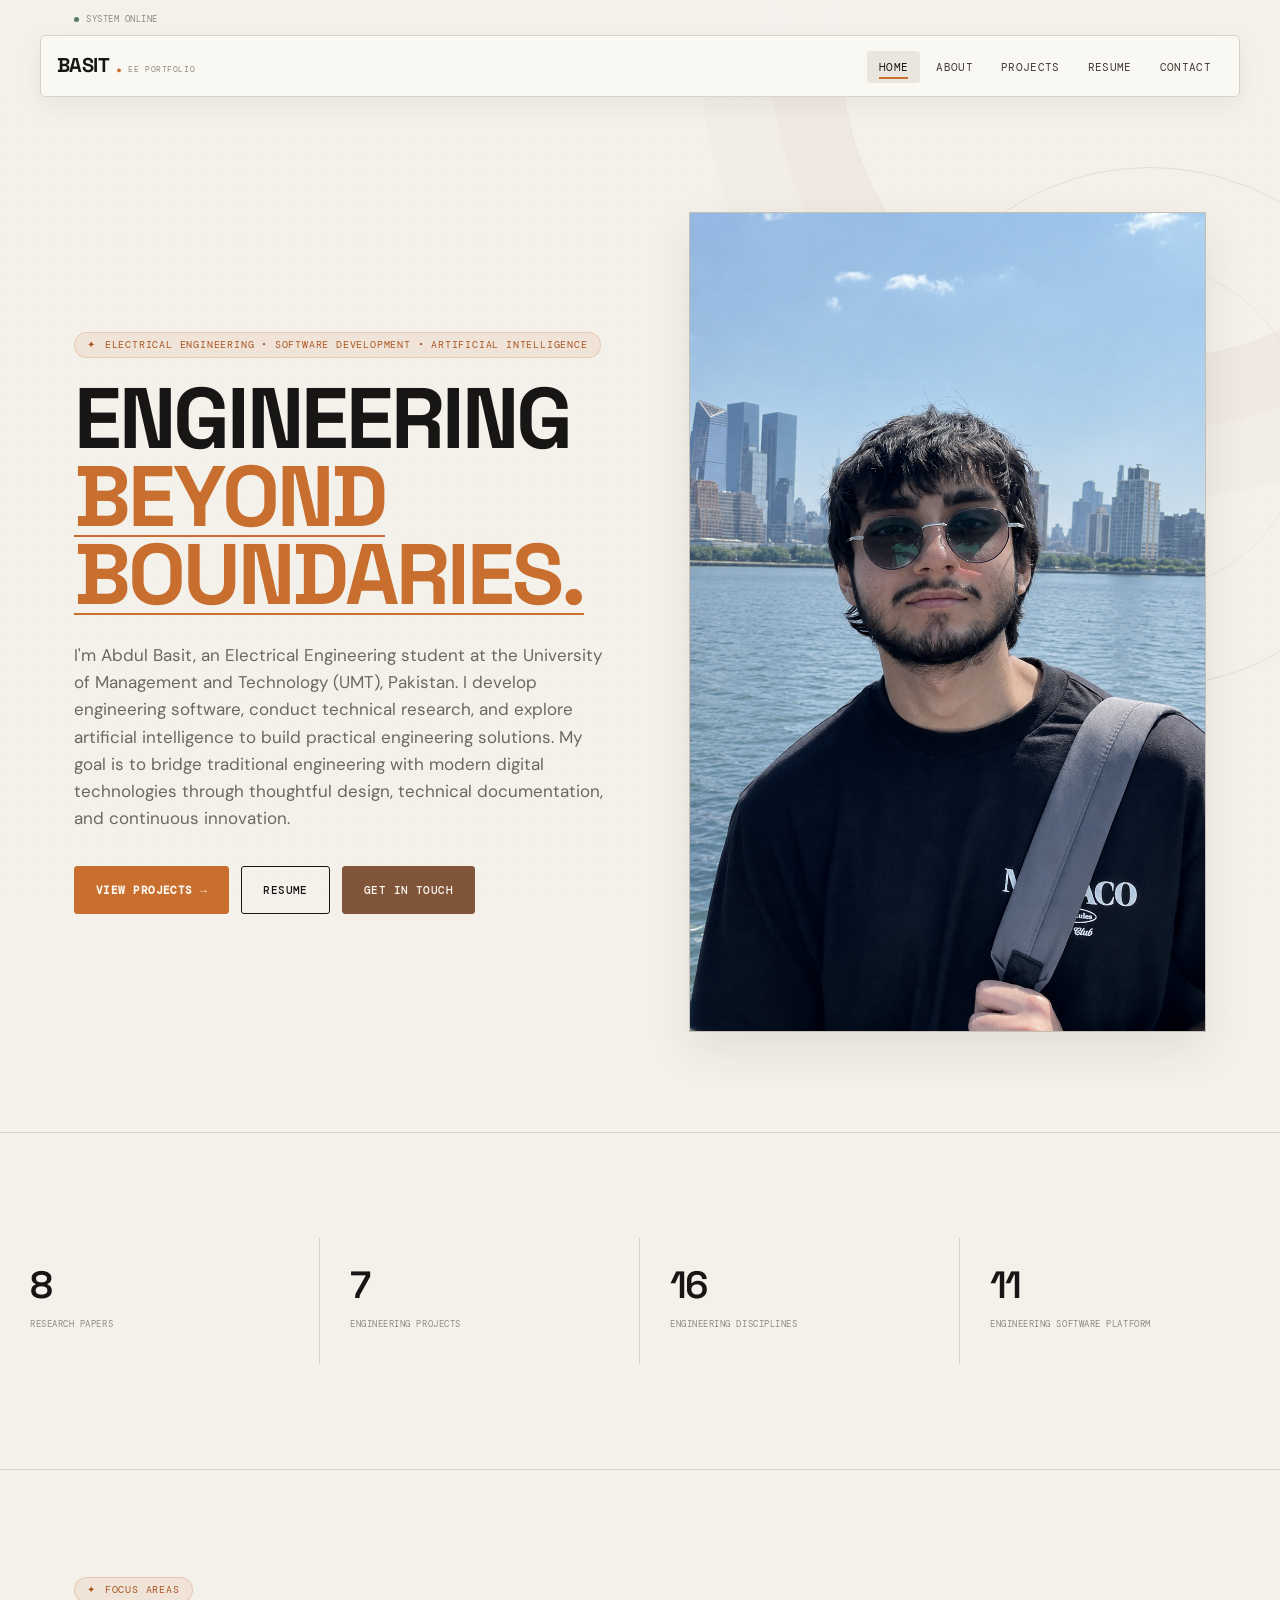
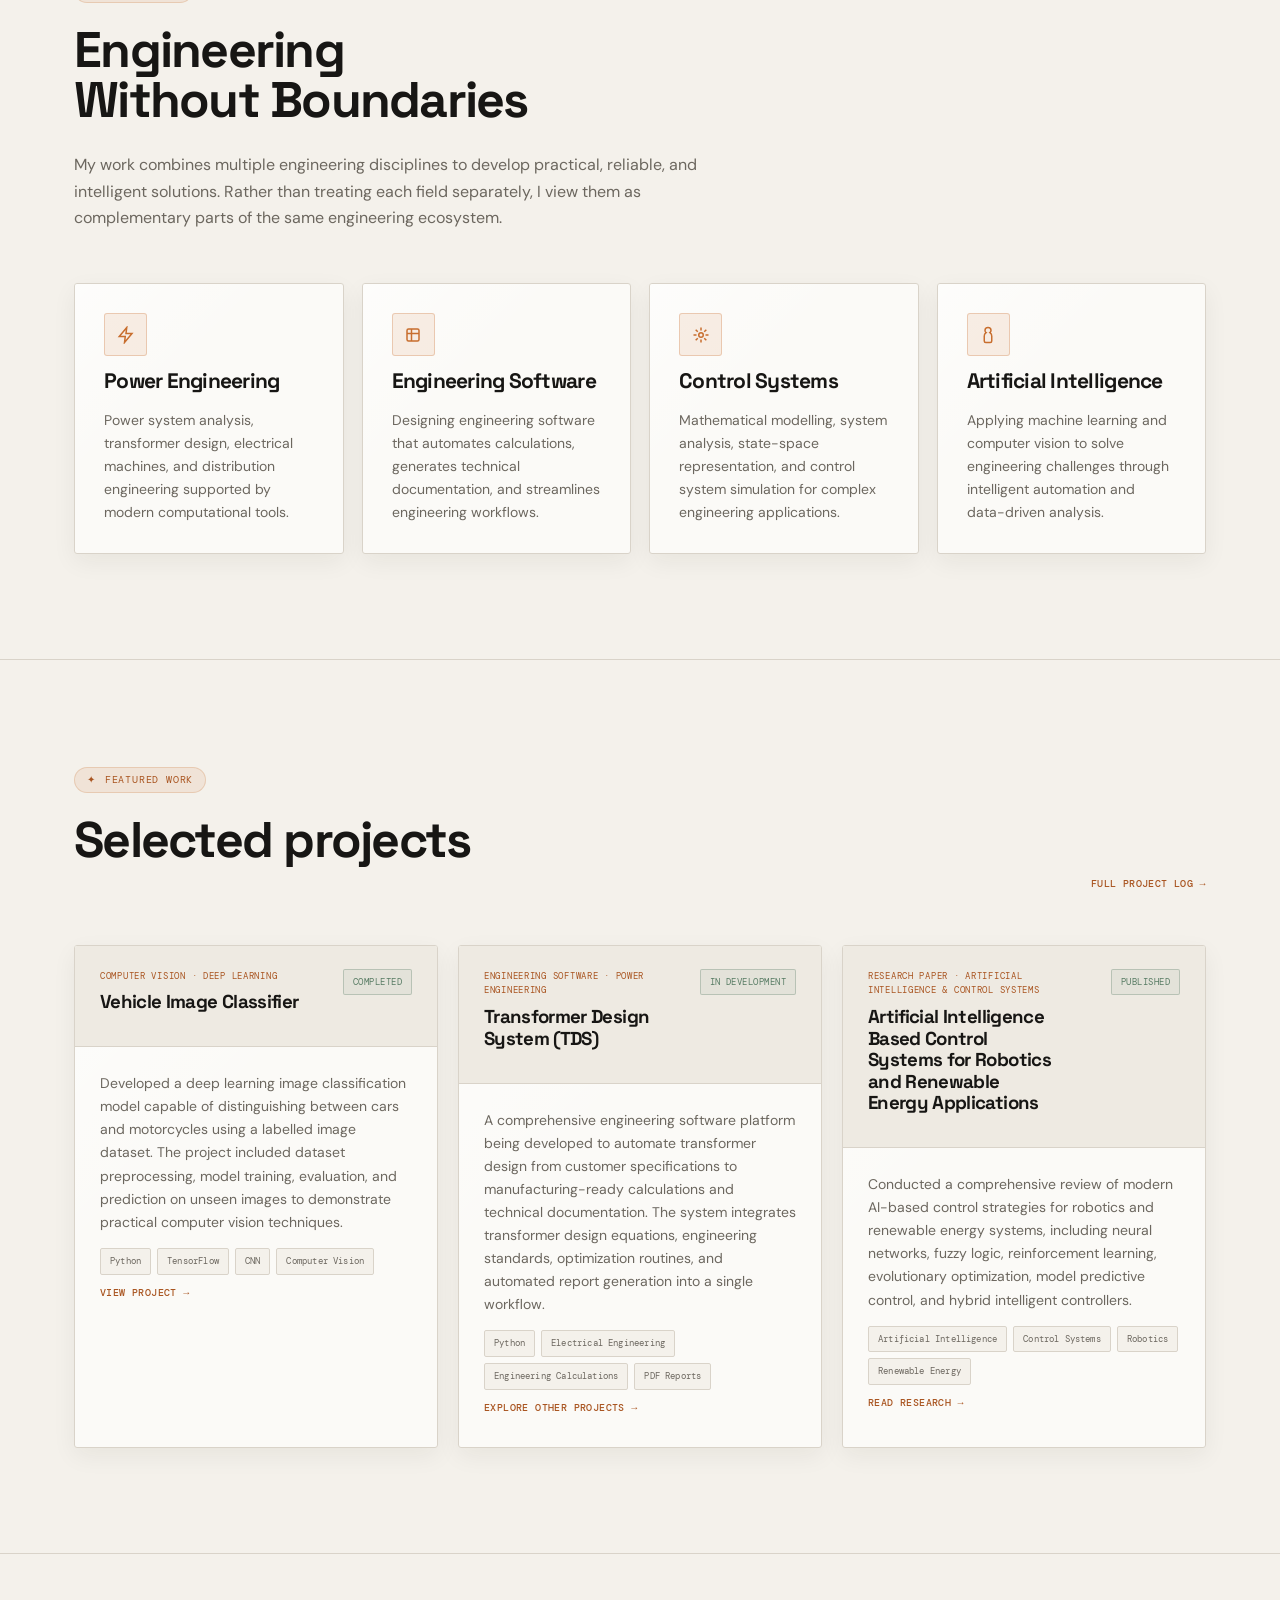
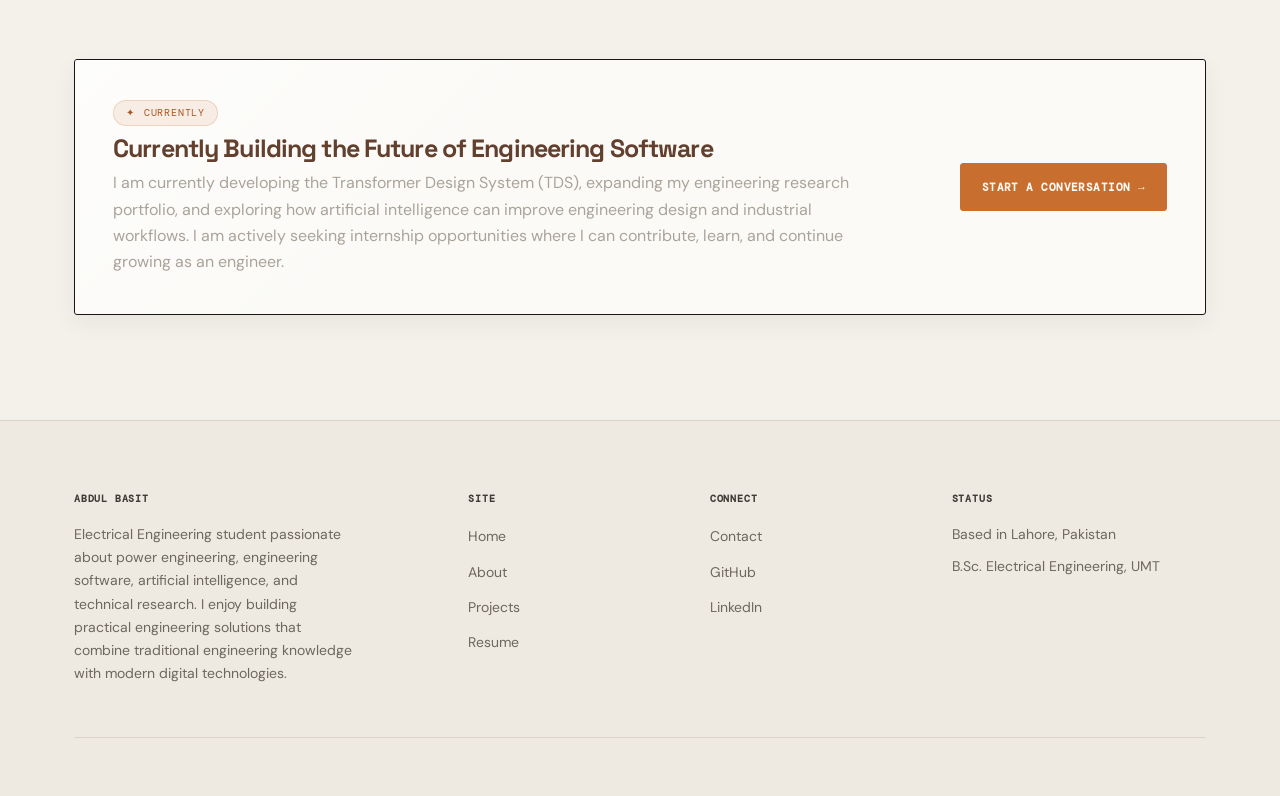
<file: index.html>
<!DOCTYPE html>
<html lang="en">
<head>
<meta charset="UTF-8">
<meta name="viewport" content="width=device-width, initial-scale=1.0">
<title>Abdul Basit | Electrical Engineer • AI Researcher • Software Developer</title>
<meta name="description" content="Portfolio of Abdul Basit, an Electrical Engineering student developing engineering software, conducting AI research, and building intelligent engineering solutions through software development, power engineering, and technical research.">
<link rel="icon" href="data:image/svg+xml,<svg xmlns=%22http://www.w3.org/2000/svg%22 viewBox=%220 0 100 100%22><rect width=%22100%22 height=%22100%22 fill=%22%230a0e12%22/><path d=%22M20 70 L45 30 L45 55 L80 55 L55 20 L55 45 L20 45 Z%22 fill=%22%234c97e8%22/></svg>">
<link rel="stylesheet" href="css/style.css">
</head>
<body>

<div class="topbar">
  <div class="status-strip">
    <div class="container">
      <span><span class="status-dot"></span> SYSTEM ONLINE</span>
    </div>
  </div>
  <nav class="nav container">
    <a href="index.html" class="nav-brand">BASIT<span class="dot">.</span><small>EE PORTFOLIO</small></a>
    <ul class="nav-links">
      <li><a href="index.html">Home</a></li>
      <li><a href="about.html">About</a></li>
      <li><a href="projects.html">Projects</a></li>
      <li><a href="resume.html">Resume</a></li>
      <li><a href="contact.html">Contact</a></li>
    </ul>
    <button class="nav-toggle" aria-label="Toggle menu" aria-expanded="false">MENU</button>
  </nav>
</div>

<header class="hero">
  <div class="container hero-grid">
    <div>
      <div class="eyebrow">Electrical Engineering • Software Development • Artificial Intelligence</div>
      <h1>Engineering <em>Beyond Boundaries.</em></h1>
      <p class="hero-lead">I'm Abdul Basit, an Electrical Engineering student at the University of Management and Technology (UMT), Pakistan. I develop engineering software, conduct technical research, and explore artificial intelligence to build practical engineering solutions. My goal is to bridge traditional engineering with modern digital technologies through thoughtful design, technical documentation, and continuous innovation.</p>
      <div class="btn-row">
        <a href="projects.html" class="btn btn-primary">View Projects →</a>
        <a href="resume.html" class="btn">Resume</a>
        <a href="contact.html" class="btn btn-copper">Get in Touch</a>
      </div>
    </div>
    <div class="hero-scope frame" style="display:flex;align-items:center;justify-content:center;padding:20px;overflow:hidden;">
      <img src="documents/Me 2.PNG"
           alt="Portrait of Abdul Basit Butt"
           style="width:100%;height:100%;object-fit:cover;border-radius:12px;display:block;">
    </div>
  </div>
</header>

<section class="stat-strip">
  <div class="stat"><b>8</b><span>Research Papers</span></div>
  <div class="stat"><b>7</b><span>Engineering Projects</span></div>
  <div class="stat"><b>16</b><span>Engineering Disciplines</span></div>
  <div class="stat"><b>11</b><span>Engineering Software Platform</span></div>
</section>

<section>
  <div class="container">
    <div class="section-head">
      <div class="eyebrow">Focus Areas</div>
      <h2>Engineering Without Boundaries</h2>
      <p>My work combines multiple engineering disciplines to develop practical, reliable, and intelligent solutions. Rather than treating each field separately, I view them as complementary parts of the same engineering ecosystem.</p>
    </div>
    <div class="grid-4">
      <div class="card frame">
        <div class="card-icon">
          <svg width="18" height="18" viewBox="0 0 24 24" fill="none" stroke="currentColor" stroke-width="2"><path d="M13 2 3 14h8l-1 8 10-12h-8z"/></svg>
        </div>
        <h3>Power Engineering</h3>
        <p>Power system analysis, transformer design, electrical machines, and distribution engineering supported by modern computational tools.</p>
      </div>
      <div class="card frame">
        <div class="card-icon">
          <svg width="18" height="18" viewBox="0 0 24 24" fill="none" stroke="currentColor" stroke-width="2"><rect x="4" y="4" width="16" height="16" rx="2"/><path d="M4 10h16M10 4v16"/></svg>
        </div>
        <h3>Engineering Software</h3>
        <p>Designing engineering software that automates calculations, generates technical documentation, and streamlines engineering workflows.</p>
      </div>
      <div class="card frame">
        <div class="card-icon">
          <svg width="18" height="18" viewBox="0 0 24 24" fill="none" stroke="currentColor" stroke-width="2"><circle cx="12" cy="12" r="3"/><path d="M12 2v4M12 18v4M4.9 4.9l2.8 2.8M16.3 16.3l2.8 2.8M2 12h4M18 12h4M4.9 19.1l2.8-2.8M16.3 7.7l2.8-2.8"/></svg>
        </div>
        <h3>Control Systems</h3>
        <p>Mathematical modelling, system analysis, state-space representation, and control system simulation for complex engineering applications.</p>
      </div>
      <div class="card frame">
        <div class="card-icon">
          <svg width="18" height="18" viewBox="0 0 24 24" fill="none" stroke="currentColor" stroke-width="2"><path d="M12 2a4 4 0 0 1 4 4c0 1.2-.6 2.2-1.5 2.9A5 5 0 0 1 17 13.5V20a2 2 0 0 1-2 2H9a2 2 0 0 1-2-2v-6.5a5 5 0 0 1 2.5-4.6A3.5 3.5 0 0 1 8 6a4 4 0 0 1 4-4Z"/></svg>
        </div>
        <h3>Artificial Intelligence</h3>
        <p>Applying machine learning and computer vision to solve engineering challenges through intelligent automation and data-driven analysis.</p>
      </div>
    </div>
  </div>
</section>

<section style="background:var(--bg-elevated);">
  <div class="container">
    <div class="section-head" style="display:flex;justify-content:space-between;align-items:flex-end;flex-wrap:wrap;gap:16px;max-width:none;">
      <div>
        <div class="eyebrow">Featured Work</div>
        <h2>Selected projects</h2>
      </div>
      <a href="projects.html" class="card-link" style="margin-top:0;">Full project log →</a>
    </div>
    <div class="grid-3">

      <article class="project-card frame">
        <div class="pc-head">
          <div>
            <span class="pc-domain">Computer Vision · Deep Learning</span>
            <h3>Vehicle Image Classifier</h3>
          </div>
          <span class="pc-status">COMPLETED</span>
        </div>
        <div class="pc-body">
          <p>Developed a deep learning image classification model capable of distinguishing between cars and motorcycles using a labelled image dataset. The project included dataset preprocessing, model training, evaluation, and prediction on unseen images to demonstrate practical computer vision techniques.</p>
          <div class="card-tags">
            <span class="tag">Python</span><span class="tag">TensorFlow</span><span class="tag">CNN</span><span class="tag">Computer Vision</span>
          </div>
          <a href="projects.html#vehicle-image-classifier" class="card-link">View project →</a>
        </div>
      </article>

      <article class="project-card frame">
        <div class="pc-head">
          <div>
            <span class="pc-domain">Engineering Software · Power Engineering</span>
            <h3>Transformer Design System (TDS)</h3>
          </div>
          <span class="pc-status">IN DEVELOPMENT</span>
        </div>
        <div class="pc-body">
          <p>A comprehensive engineering software platform being developed to automate transformer design from customer specifications to manufacturing-ready calculations and technical documentation. The system integrates transformer design equations, engineering standards, optimization routines, and automated report generation into a single workflow.</p>
          <div class="card-tags">
            <span class="tag">Python</span><span class="tag">Electrical Engineering</span><span class="tag">Engineering Calculations</span><span class="tag">PDF Reports</span>
          </div>
          <a href="projects.html#transformer-design-system" class="card-link">Explore other projects →</a>
        </div>
      </article>

      <article class="project-card frame">
        <div class="pc-head">
          <div>
            <span class="pc-domain">Research Paper · Artificial Intelligence &amp; Control Systems</span>
            <h3>Artificial Intelligence Based Control Systems for Robotics and Renewable Energy Applications</h3>
          </div>
          <span class="pc-status">PUBLISHED</span>
        </div>

        <div class="pc-body">
          <p>Conducted a comprehensive review of modern AI-based control strategies for robotics and renewable energy systems, including neural networks, fuzzy logic, reinforcement learning, evolutionary optimization, model predictive control, and hybrid intelligent controllers.</p>

          <div class="card-tags">
            <span class="tag">Artificial Intelligence</span>
            <span class="tag">Control Systems</span>
            <span class="tag">Robotics</span>
            <span class="tag">Renewable Energy</span>
          </div>

          <a href="documents/Artificial+Intelligence+Based+Control+Systems+for+Robotics+and+Renewable+Energy+Applications+(1).pdf" class="card-link" target="_blank" rel="noopener noreferrer">Read research →</a>
        </div>
      </article>

    </div>
  </div>
</section>

<section>
  <div class="container">
    <div class="callout frame" style="background:var(--surface);">
      <div>
        <div class="eyebrow" style="margin-bottom:8px;">Currently</div>
        <h3>Currently Building the Future of Engineering Software</h3>
        <p>I am currently developing the Transformer Design System (TDS), expanding my engineering research portfolio, and exploring how artificial intelligence can improve engineering design and industrial workflows. I am actively seeking internship opportunities where I can contribute, learn, and continue growing as an engineer.</p>
      </div>
      <a href="contact.html" class="btn btn-primary">Start a conversation →</a>
    </div>
  </div>
</section>

<footer>
  <div class="container">
    <div class="footer-grid">
      <div>
        <h5>Abdul Basit</h5>
        <p style="font-size:14px;max-width:280px;">Electrical Engineering student passionate about power engineering, engineering software, artificial intelligence, and technical research. I enjoy building practical engineering solutions that combine traditional engineering knowledge with modern digital technologies.</p>
      </div>
      <div>
        <h5>Site</h5>
        <ul>
          <li><a href="index.html">Home</a></li>
          <li><a href="about.html">About</a></li>
          <li><a href="projects.html">Projects</a></li>
          <li><a href="resume.html">Resume</a></li>
        </ul>
      </div>
      <div>
        <h5>Connect</h5>
        <ul>
          <li><a href="contact.html">Contact</a></li>
          <li><a href="https://github.com/F1SHY2005" target="_blank" rel="noopener noreferrer">GitHub</a></li>
          <li><a href="https://www.linkedin.com/in/abdul-basit-butt" target="_blank" rel="noopener noreferrer">LinkedIn</a></li>
        </ul>
      </div>
      <div>
        <h5>Status</h5>
        <ul>
          <li style="color:var(--text-muted);font-size:14px;">Based in Lahore, Pakistan</li>
          <li style="color:var(--text-muted);font-size:14px;">B.Sc. Electrical Engineering, UMT</li>
        </ul>
      </div>
    </div>
    
  </div>
</footer>

<script src="js/main.js"></script>
</body>
</html>
</file>
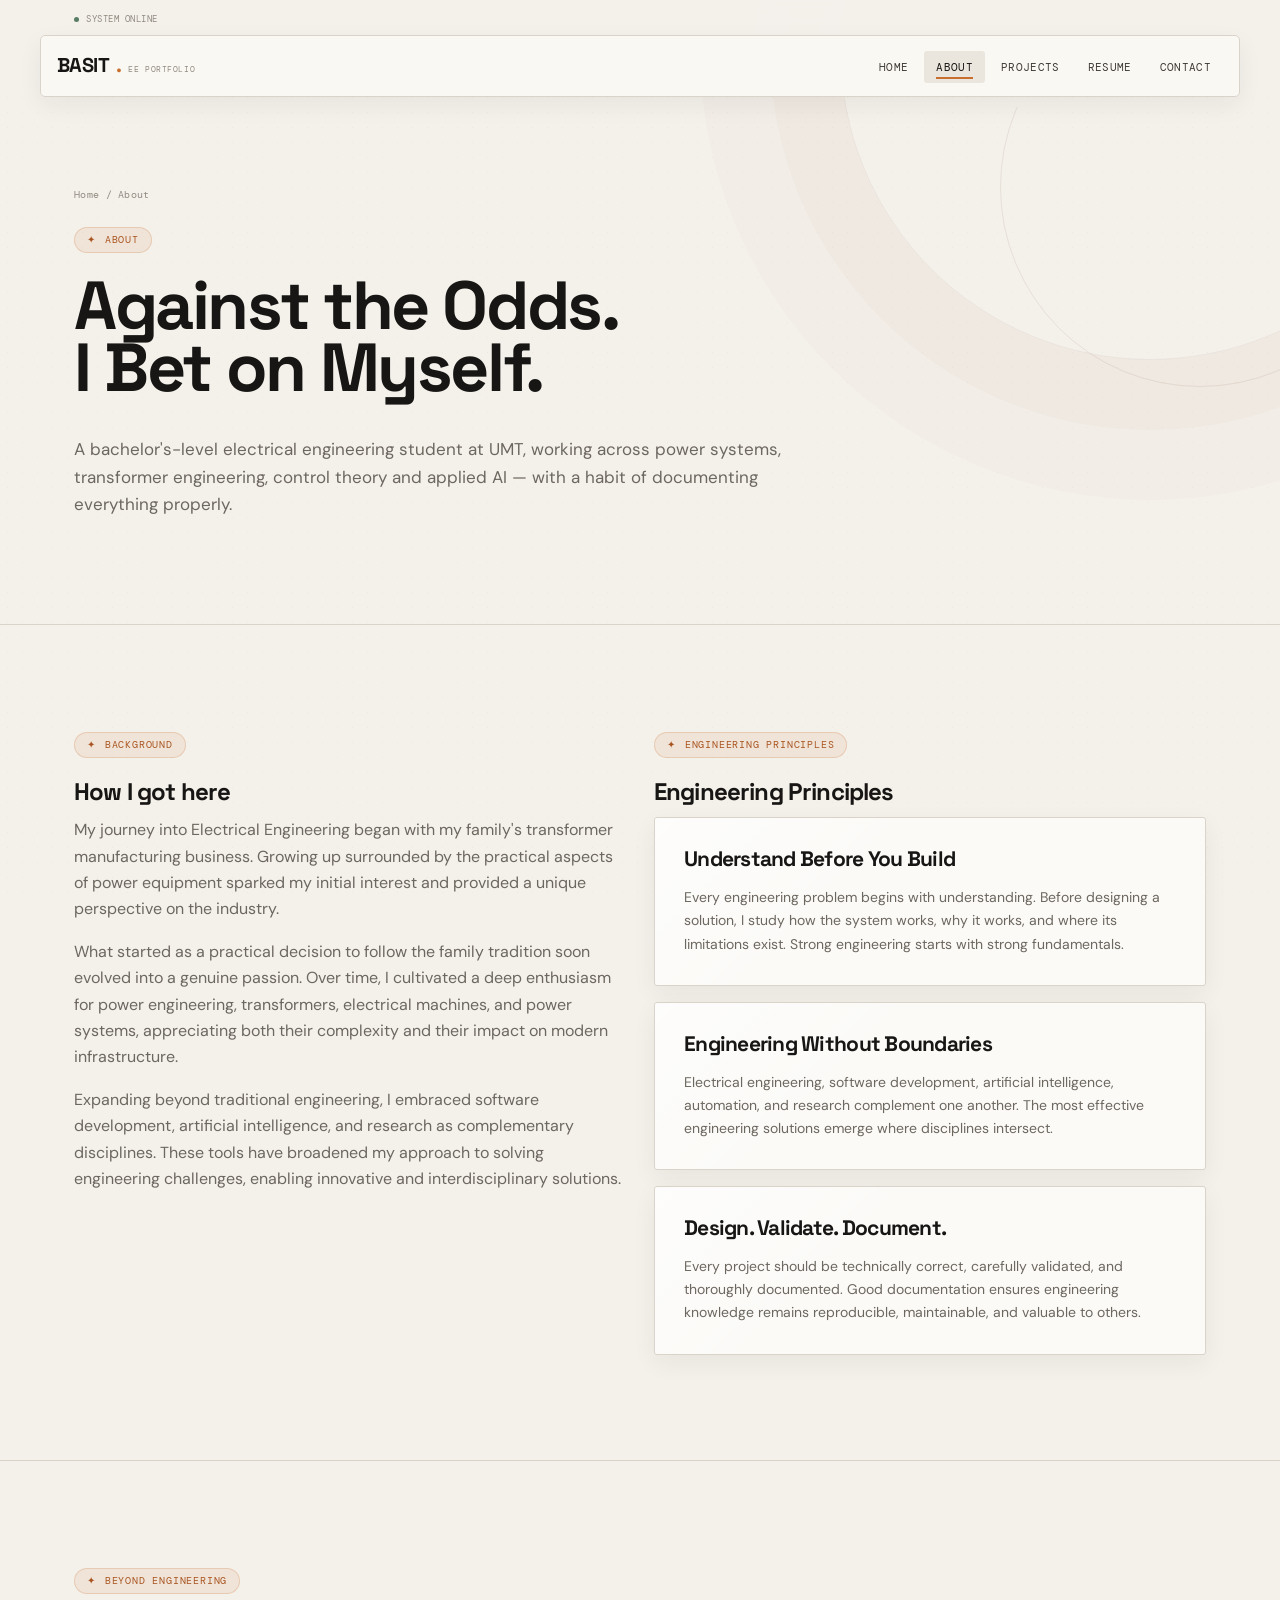
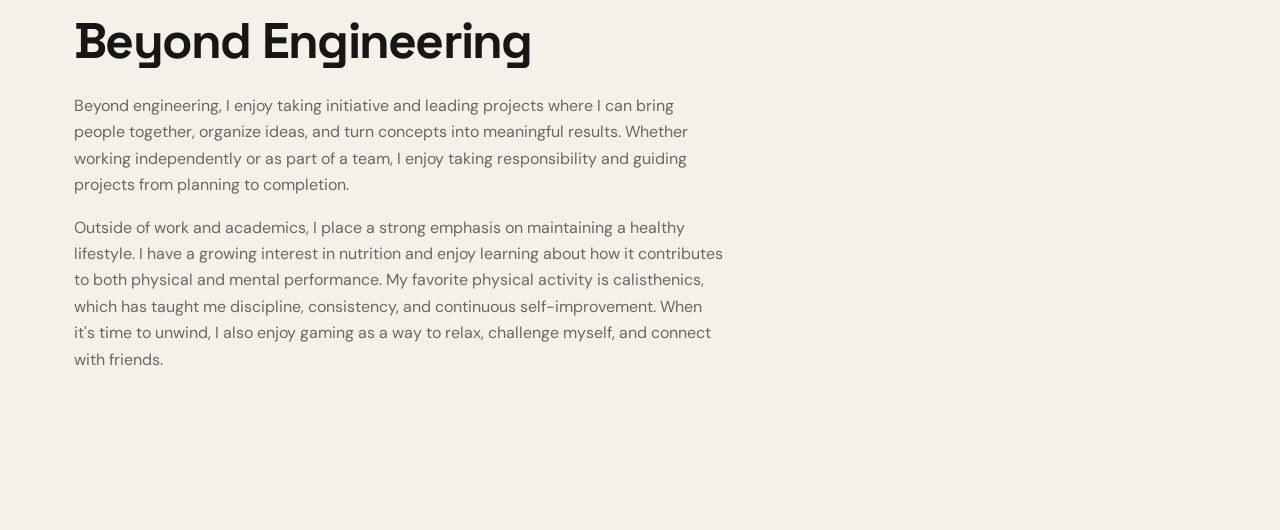
<file: about.html>
<!DOCTYPE html>
<html lang="en">
<head>
<meta charset="UTF-8">
<meta name="viewport" content="width=device-width, initial-scale=1.0">
<title>About | Abdul Basit</title>
<meta name="description" content="Learn more about Abdul Basit, an Electrical Engineering student focused on engineering software, artificial intelligence, power engineering, and technical research.">
<link rel="icon" href="data:image/svg+xml,<svg xmlns=%22http://www.w3.org/2000/svg%22 viewBox=%220 0 100 100%22><rect width=%22100%22 height=%22100%22 fill=%22%230a0e12%22/><path d=%22M20 70 L45 30 L45 55 L80 55 L55 20 L55 45 L20 45 Z%22 fill=%22%234c97e8%22/></svg>">
<link rel="stylesheet" href="css/style.css">
</head>
<body>

<div class="topbar">
  <div class="status-strip">
    <div class="container">
      <span><span class="status-dot"></span> SYSTEM ONLINE</span>
    </div>
  </div>
  <nav class="nav container">
    <a href="index.html" class="nav-brand">BASIT<span class="dot">.</span><small>EE PORTFOLIO</small></a>
    <ul class="nav-links">
      <li><a href="index.html">Home</a></li>
      <li><a href="about.html">About</a></li>
      <li><a href="projects.html">Projects</a></li>
      <li><a href="resume.html">Resume</a></li>
      <li><a href="contact.html">Contact</a></li>
    </ul>
    <button class="nav-toggle" aria-label="Toggle menu" aria-expanded="false">MENU</button>
  </nav>
</div>

<header class="page-hero">
  <div class="container">
    <div class="breadcrumb"><a href="index.html">Home</a> / About</div>
    <div class="eyebrow">About</div>
    <h1>Against the Odds.<br>I Bet on Myself.</h1>
    <p class="hero-lead">A bachelor's-level electrical engineering student at UMT, working across power systems, transformer engineering, control theory and applied AI — with a habit of documenting everything properly.</p>
  </div>
</header>

<section>
  <div class="container grid-2">
    <div>
      <div class="eyebrow">Background</div>
      <h2>How I got here</h2>
      <p>My journey into Electrical Engineering began with my family's transformer manufacturing business. Growing up surrounded by the practical aspects of power equipment sparked my initial interest and provided a unique perspective on the industry.</p>
      <p>What started as a practical decision to follow the family tradition soon evolved into a genuine passion. Over time, I cultivated a deep enthusiasm for power engineering, transformers, electrical machines, and power systems, appreciating both their complexity and their impact on modern infrastructure.</p>
      <p>Expanding beyond traditional engineering, I embraced software development, artificial intelligence, and research as complementary disciplines. These tools have broadened my approach to solving engineering challenges, enabling innovative and interdisciplinary solutions.</p>
    </div>
    <div>
      <div class="eyebrow">Engineering Principles</div>
      <h2>Engineering Principles</h2>
      <div>
        <div class="card frame" style="margin-bottom:16px;">
          <h3>Understand Before You Build</h3>
          <p>Every engineering problem begins with understanding. Before designing a solution, I study how the system works, why it works, and where its limitations exist. Strong engineering starts with strong fundamentals.</p>
        </div>
        <div class="card frame" style="margin-bottom:16px;">
          <h3>Engineering Without Boundaries</h3>
          <p>Electrical engineering, software development, artificial intelligence, automation, and research complement one another. The most effective engineering solutions emerge where disciplines intersect.</p>
        </div>
        <div class="card frame">
          <h3>Design. Validate. Document.</h3>
          <p>Every project should be technically correct, carefully validated, and thoroughly documented. Good documentation ensures engineering knowledge remains reproducible, maintainable, and valuable to others.</p>
        </div>
      </div>
    </div>
  </div>
</section>

<section style="background:var(--bg-elevated);">
  <div class="container">
    <div class="section-head">
      <div class="eyebrow">Beyond Engineering</div>
      <h2>Beyond Engineering</h2>
      <p>Beyond engineering, I enjoy taking initiative and leading projects where I can bring people together, organize ideas, and turn concepts into meaningful results. Whether working independently or as part of a team, I enjoy taking responsibility and guiding projects from planning to completion.</p>

      <p>Outside of work and academics, I place a strong emphasis on maintaining a healthy lifestyle. I have a growing interest in nutrition and enjoy learning about how it contributes to both physical and mental performance. My favorite physical activity is calisthenics, which has taught me discipline, consistency, and continuous self-improvement. When it's time to unwind, I also enjoy gaming as a way to relax, challenge myself, and connect with friends.</p>
    </div>
  </div>
</section>

<script src="js/main.js"></script>
</body>
</html>
</file>
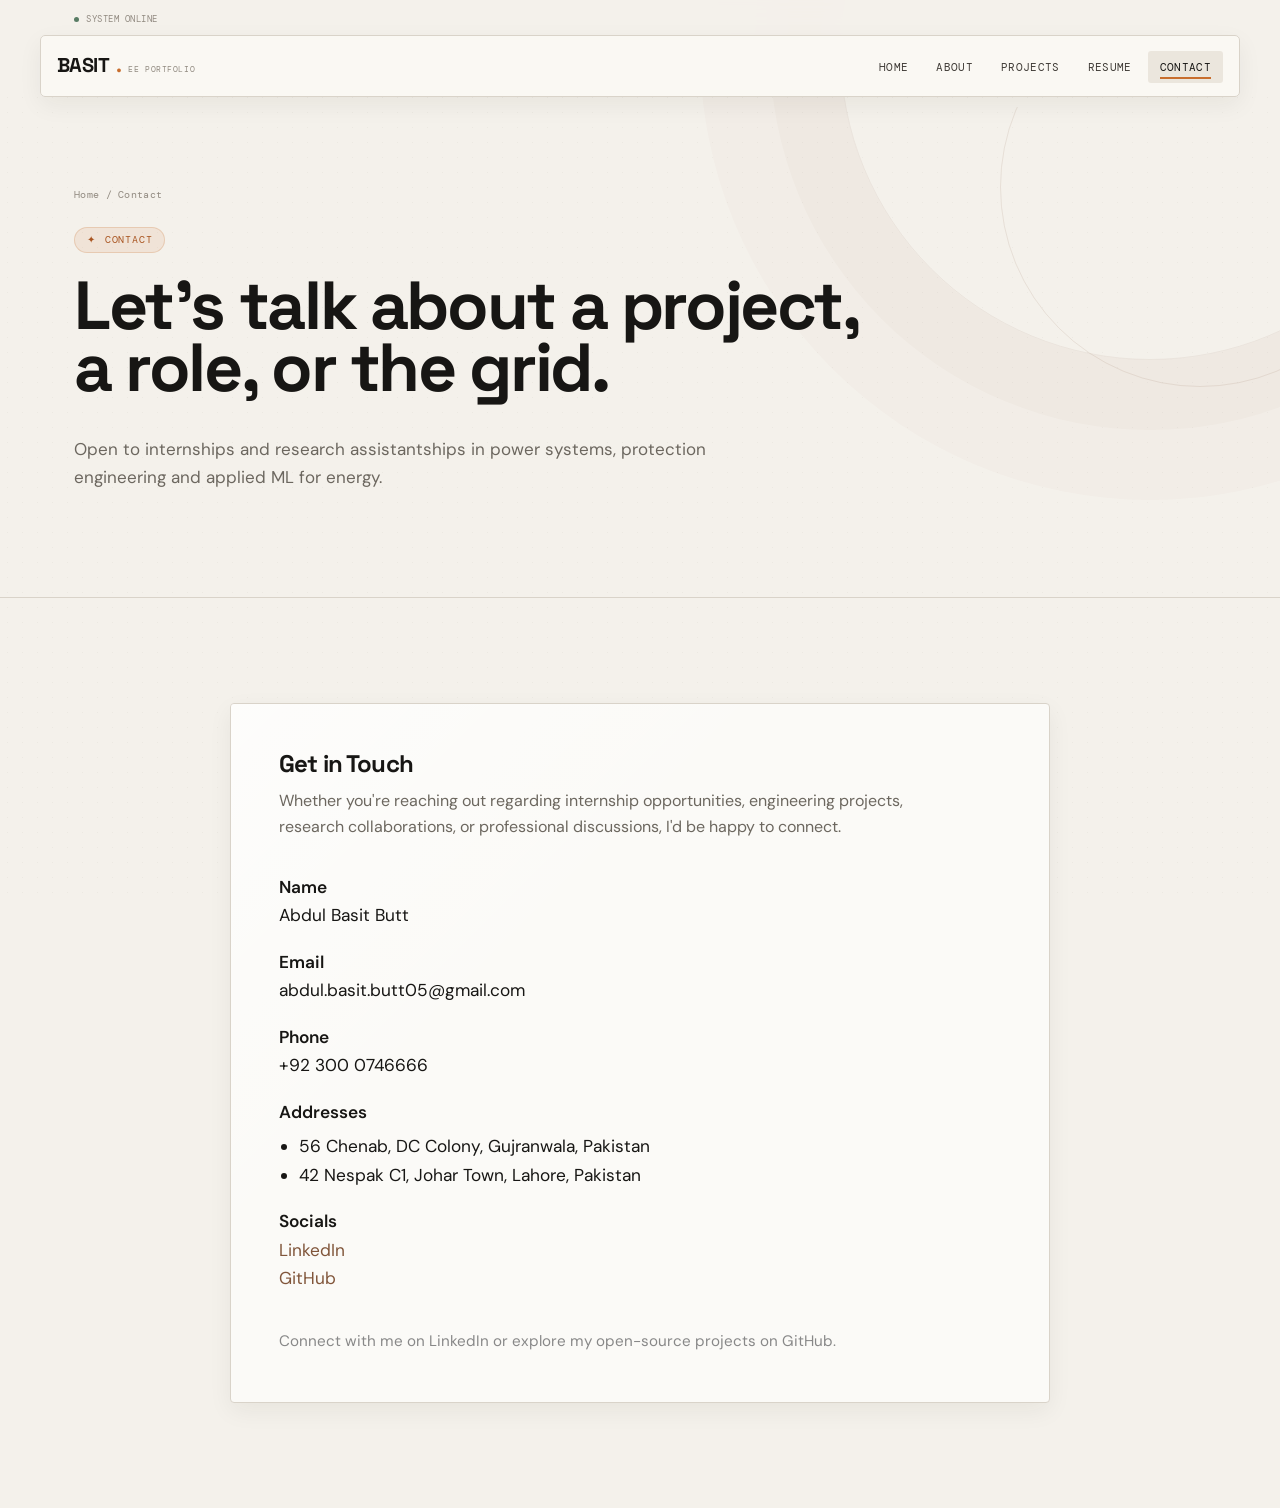
<file: contact.html>
<!DOCTYPE html>
<html lang="en">
<head>
<meta charset="UTF-8">
<meta name="viewport" content="width=device-width, initial-scale=1.0">
<title>Contact — Abdul Basit</title>
<meta name="description" content="Get in touch with Abdul Basit — electrical engineering student, open to internships and research assistantships.">
<link rel="icon" href="data:image/svg+xml,<svg xmlns=%22http://www.w3.org/2000/svg%22 viewBox=%220 0 100 100%22><rect width=%22100%22 height=%22100%22 fill=%22%230a0e12%22/><path d=%22M20 70 L45 30 L45 55 L80 55 L55 20 L55 45 L20 45 Z%22 fill=%22%234c97e8%22/></svg>">
<link rel="stylesheet" href="css/style.css">
</head>
<body>

<div class="topbar">
  <div class="status-strip">
    <div class="container">
      <span><span class="status-dot"></span> SYSTEM ONLINE</span>
    </div>
  </div>
  <nav class="nav container">
    <a href="index.html" class="nav-brand">BASIT<span class="dot">.</span><small>EE PORTFOLIO</small></a>
    <ul class="nav-links">
      <li><a href="index.html">Home</a></li>
      <li><a href="about.html">About</a></li>
      <li><a href="projects.html">Projects</a></li>
      <li><a href="resume.html">Resume</a></li>
      <li><a href="contact.html">Contact</a></li>
    </ul>
    <button class="nav-toggle" aria-label="Toggle menu" aria-expanded="false">MENU</button>
  </nav>
</div>

<header class="page-hero">
  <div class="container">
    <div class="breadcrumb"><a href="index.html">Home</a> / Contact</div>
    <div class="eyebrow">Contact</div>
    <h1>Let's talk about a project, a role, or the grid.</h1>
    <p class="hero-lead">Open to internships and research assistantships in power systems, protection engineering and applied ML for energy.</p>
  </div>
</header>

<section>
  <div class="container">
    <div class="frame" style="padding:48px;max-width:820px;margin:0 auto;">
      <h2 style="margin-bottom:12px;">Get in Touch</h2>
      <p style="max-width:640px;margin-bottom:32px;">
        Whether you're reaching out regarding internship opportunities, engineering projects, research collaborations, or professional discussions, I'd be happy to connect.
      </p>
      <div style="display:flex;flex-direction:column;align-items:flex-start;gap:18px;font-size:1.08em;">
        <div>
          <strong>Name</strong><br>
          Abdul Basit Butt
        </div>
        <div>
          <strong>Email</strong><br>
          abdul.basit.butt05@gmail.com
        </div>
        <div>
          <strong>Phone</strong><br>
          +92 300 0746666
        </div>
        <div>
          <strong>Addresses</strong><br>
          <ul style="margin:6px 0 0 20px;padding:0;list-style:disc;">
            <li>56 Chenab, DC Colony, Gujranwala, Pakistan</li>
            <li>42 Nespak C1, Johar Town, Lahore, Pakistan</li>
          </ul>
        </div>
        <div>
          <strong>Socials</strong><br>
          <a href="https://www.linkedin.com/in/abdul-basit-butt" target="_blank" rel="noopener noreferrer">LinkedIn</a><br>
          <a href="https://github.com/F1SHY2005" target="_blank" rel="noopener noreferrer">GitHub</a>
        </div>
      </div>
      <div style="margin-top:36px;font-size:0.95em;color:var(--muted,#888);">
        Connect with me on LinkedIn or explore my open-source projects on GitHub.
      </div>
    </div>
  </div>
</section>

<script src="js/main.js"></script>
</body>
</html>
</file>
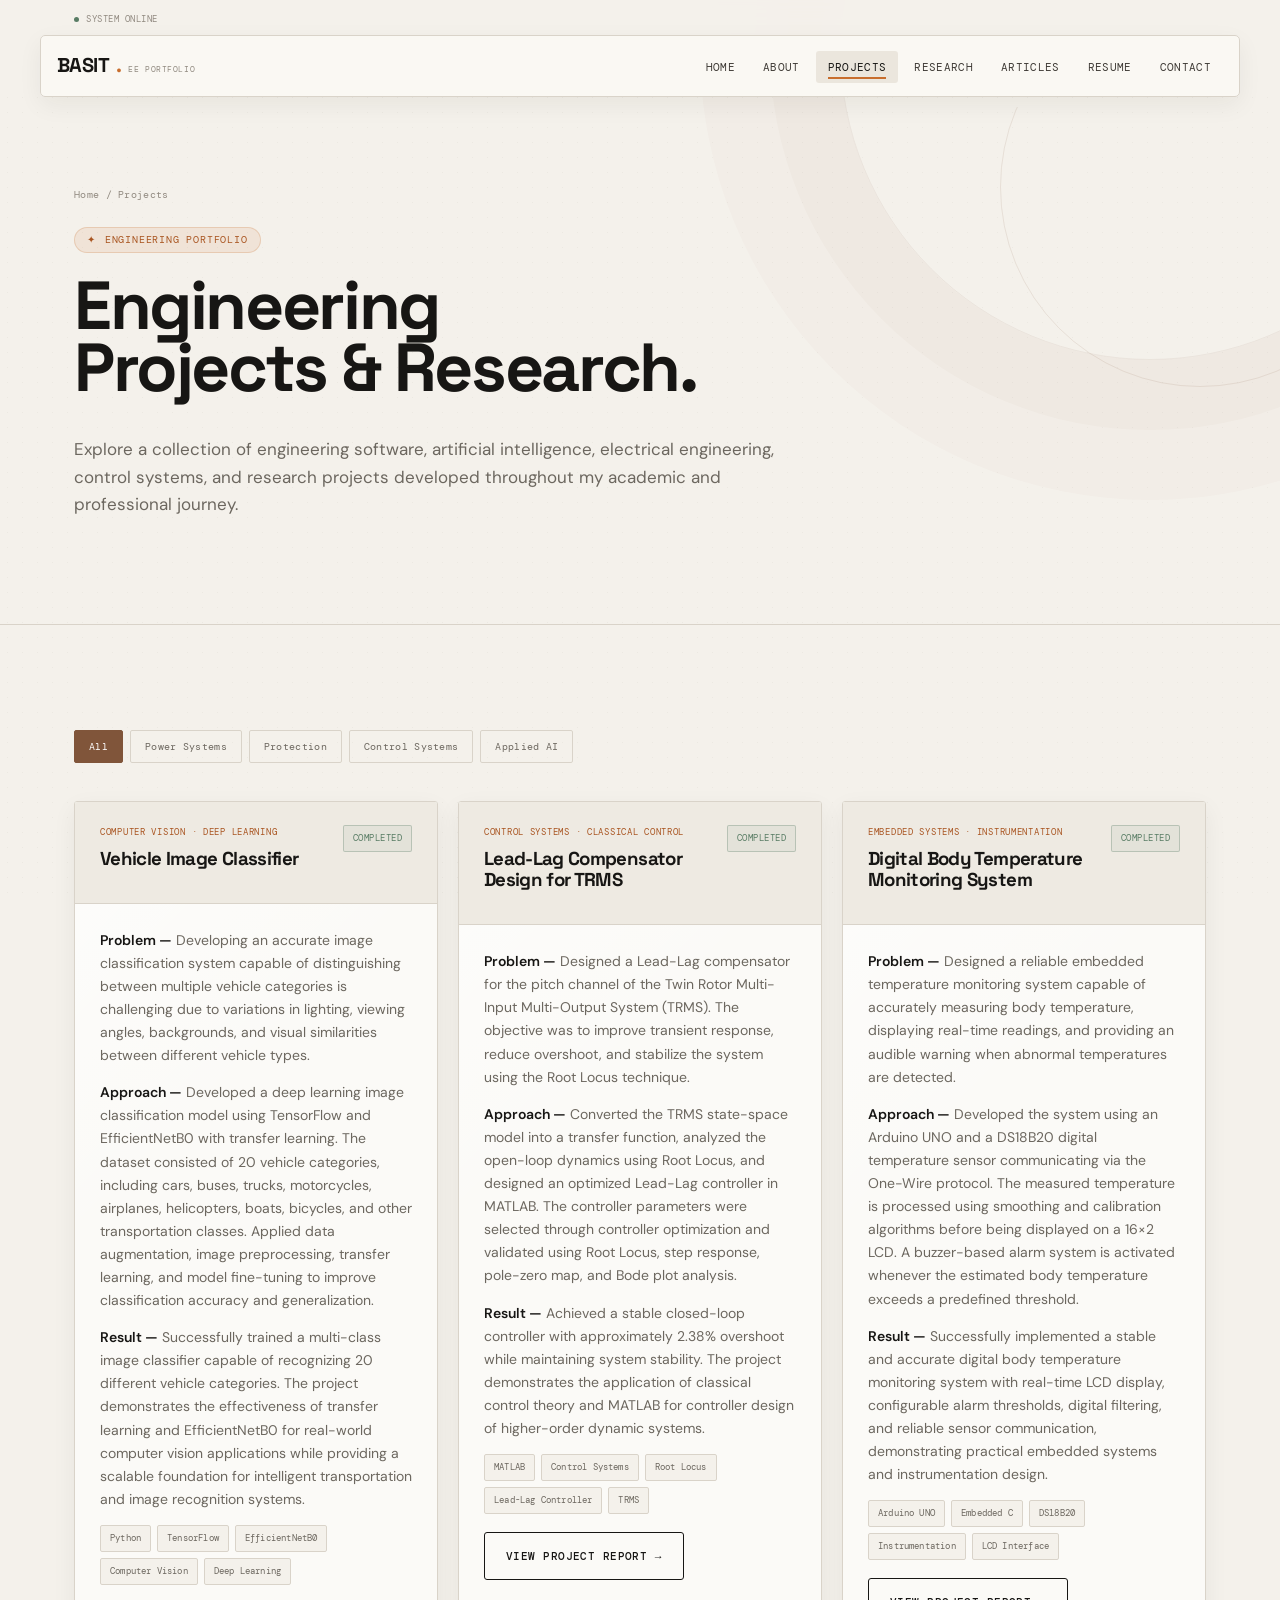
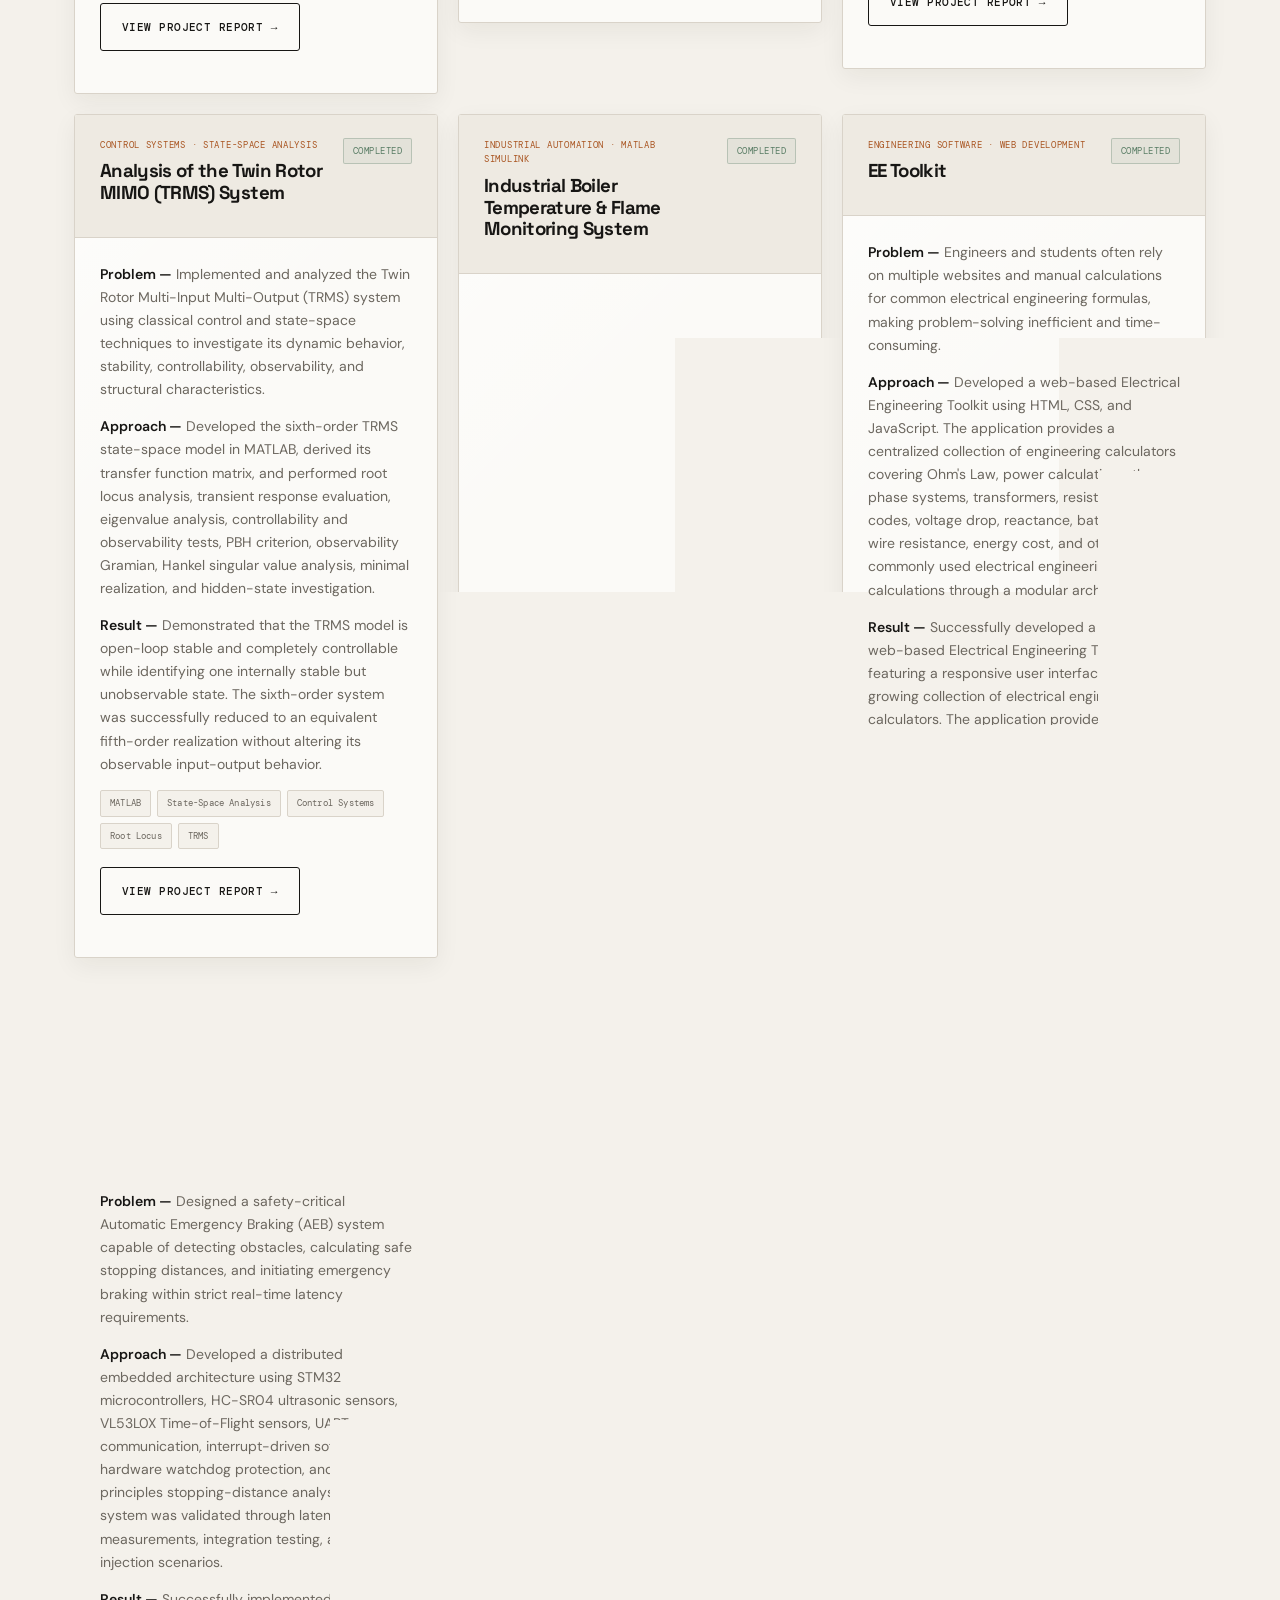
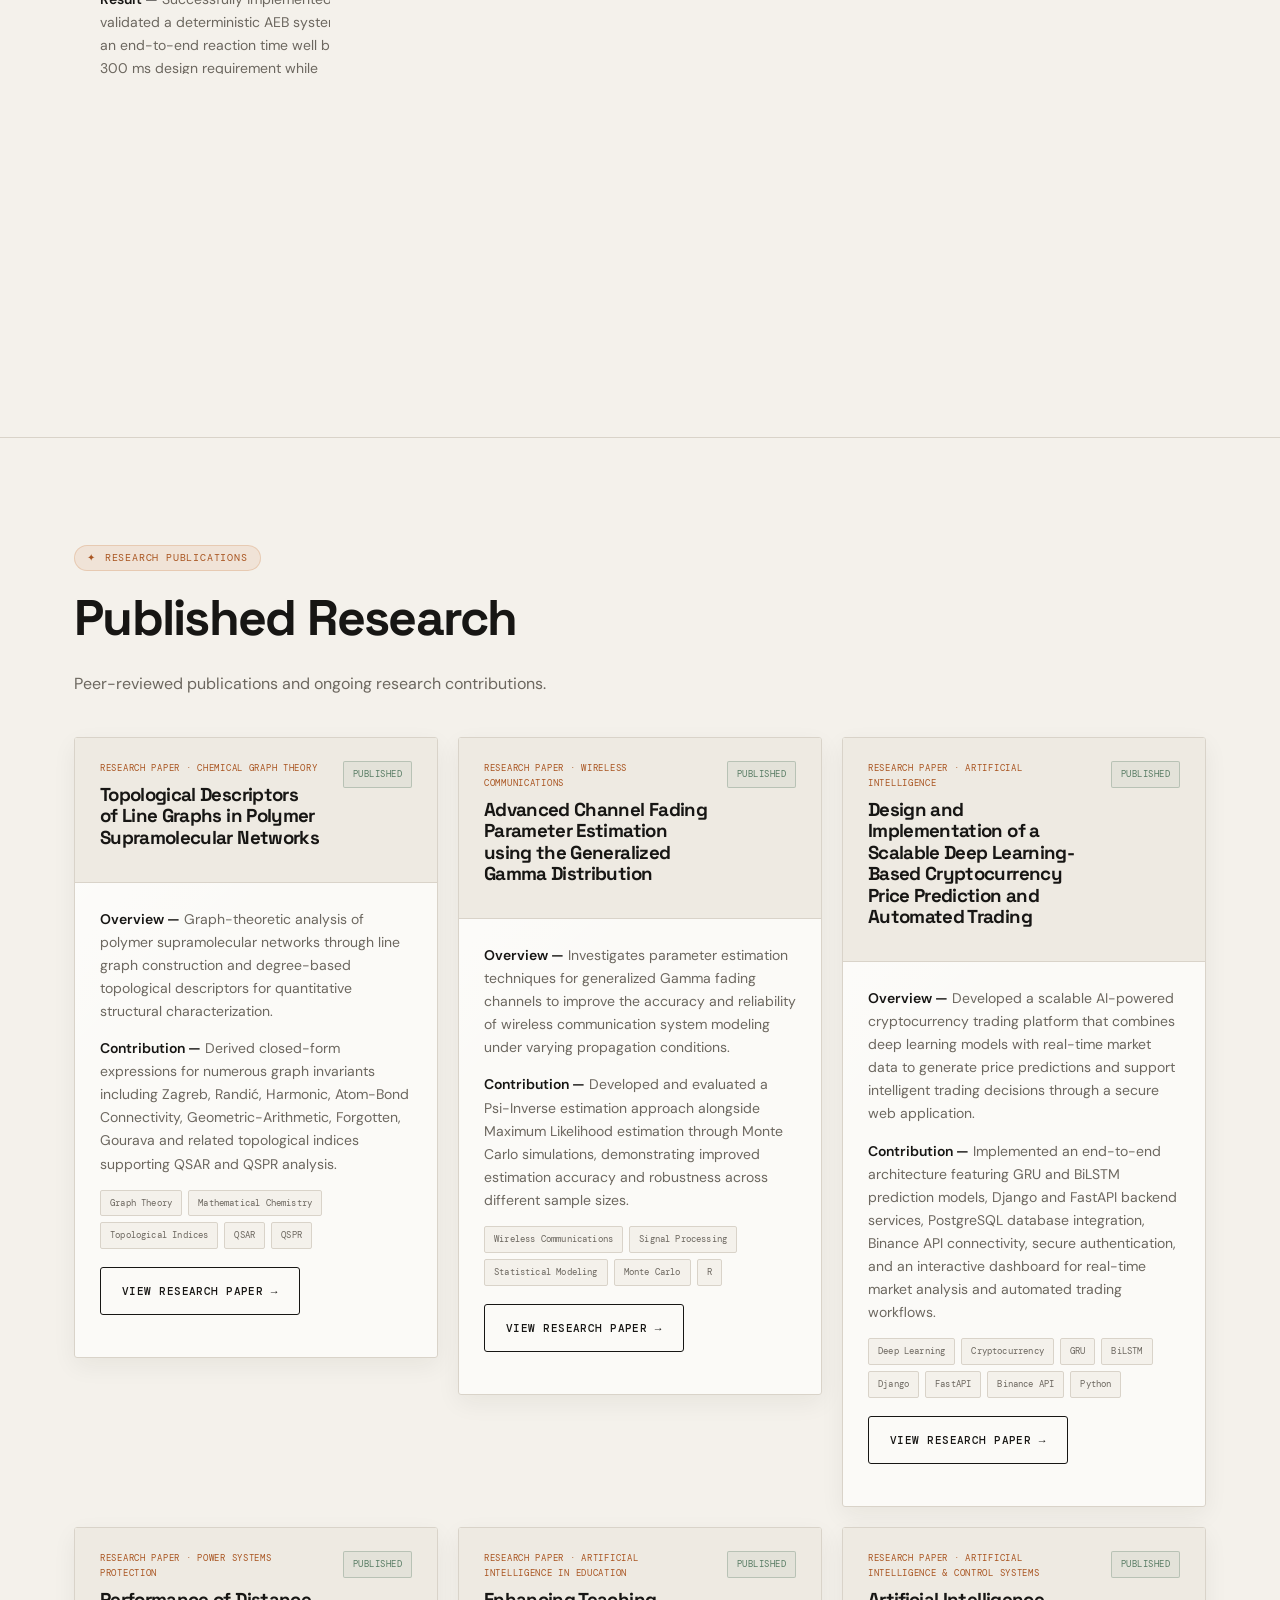
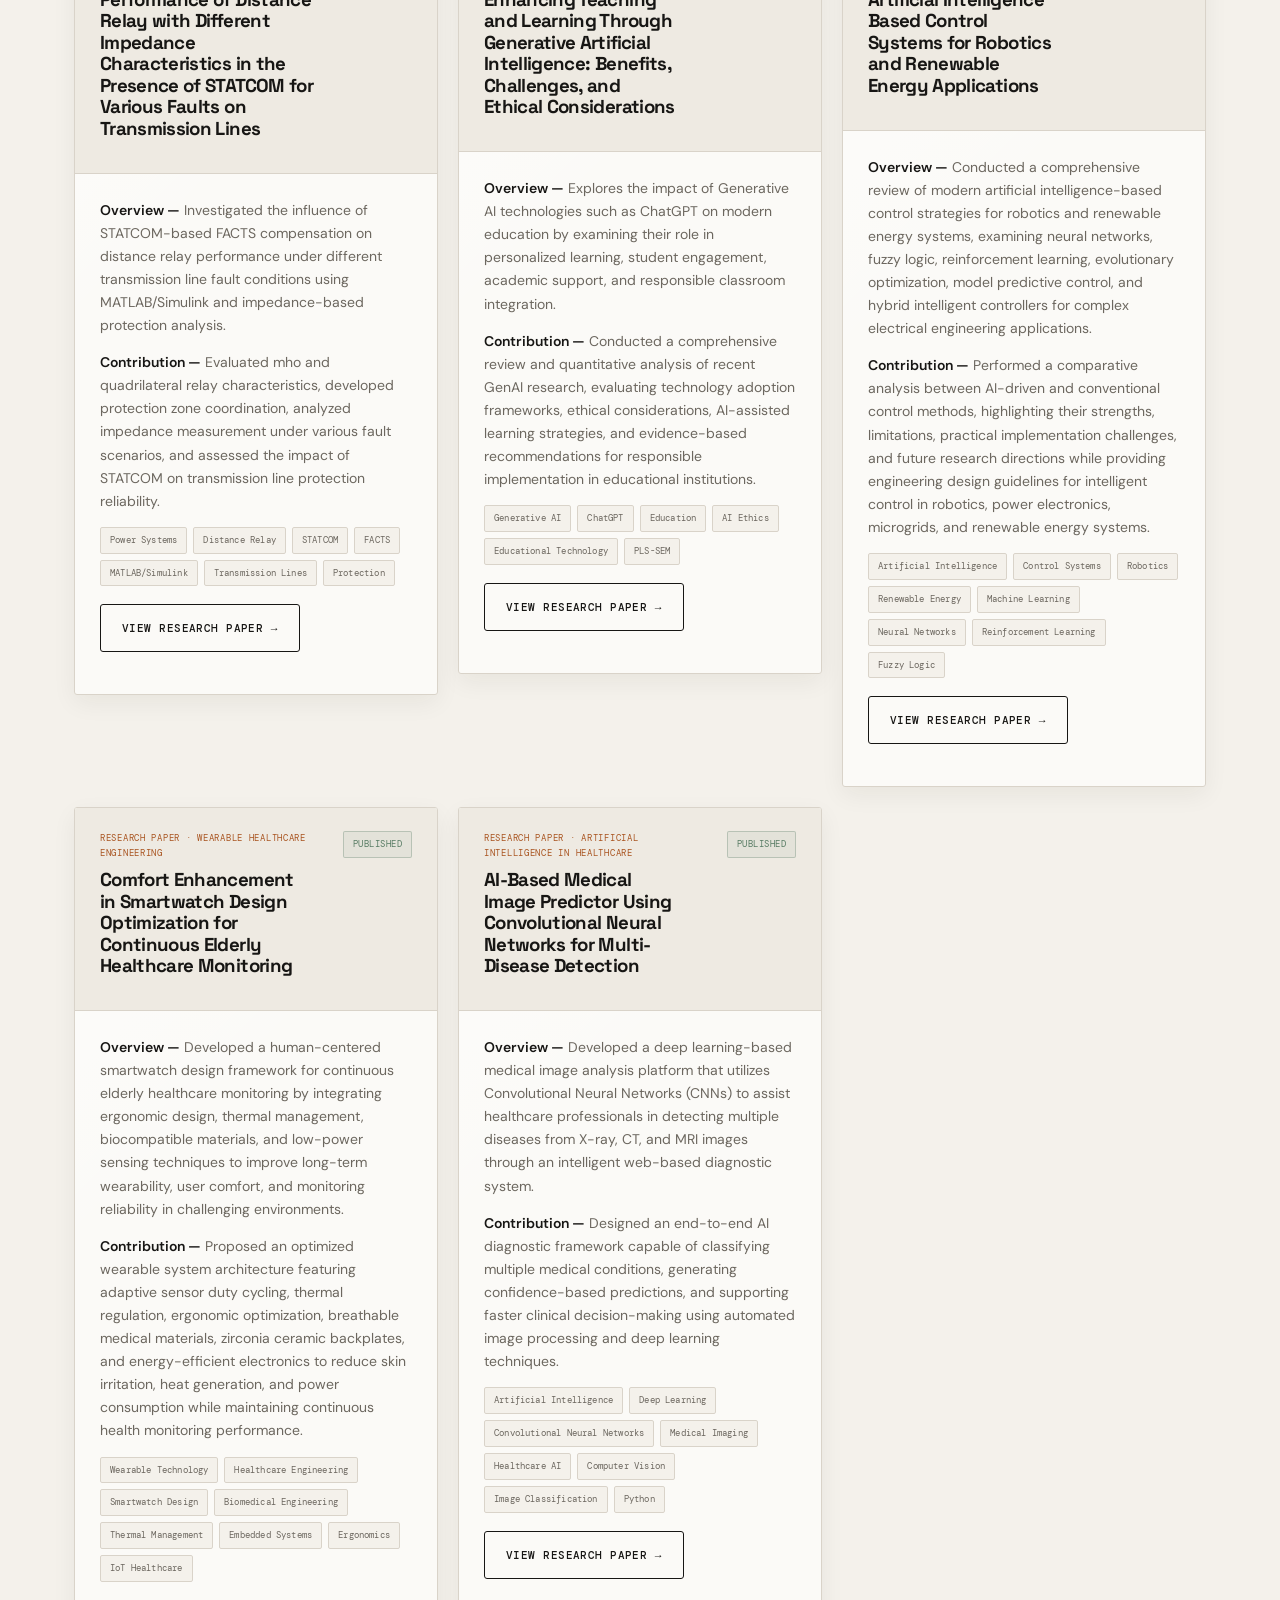
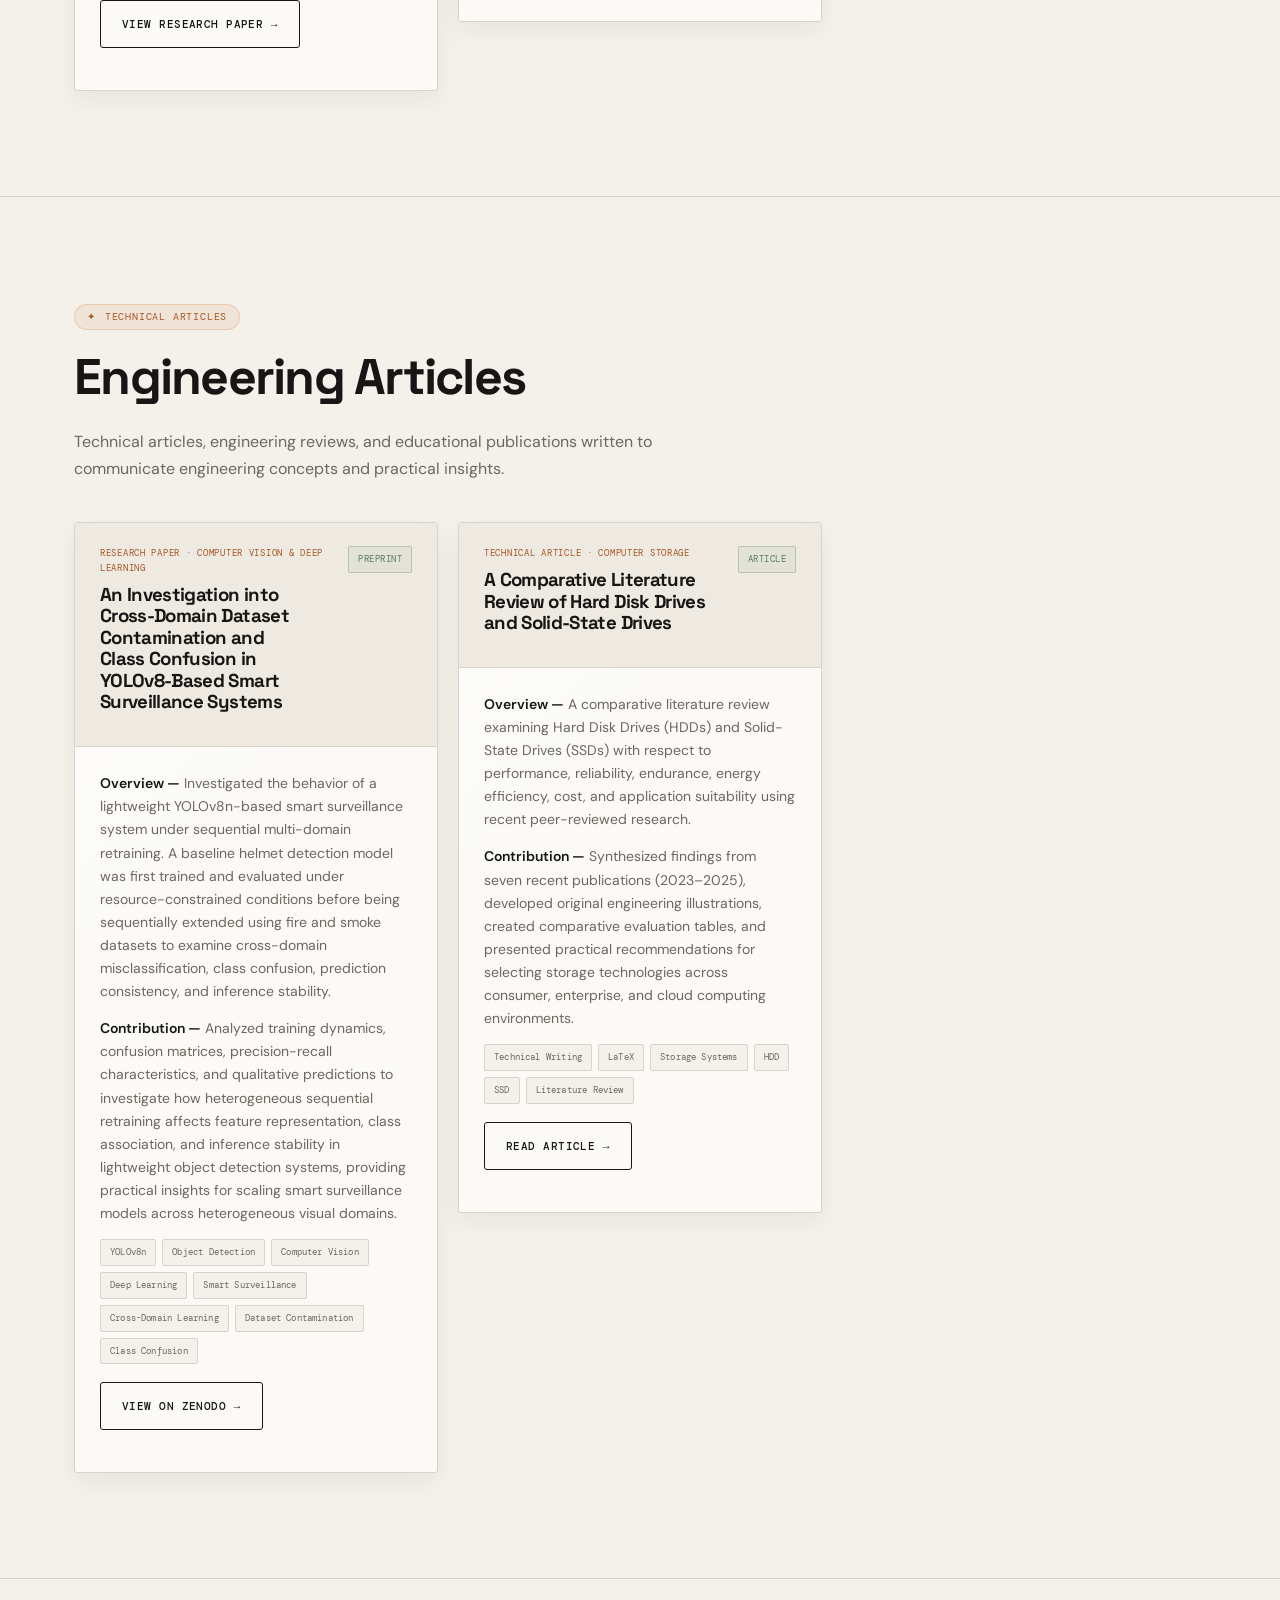
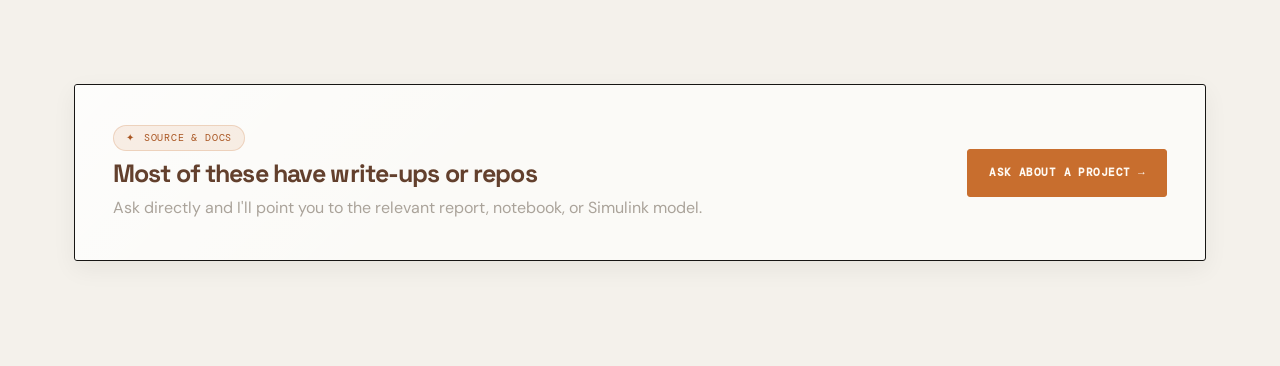
<file: projects.html>
<!DOCTYPE html>
<html lang="en">
<head>
<meta charset="UTF-8">
<meta name="viewport" content="width=device-width, initial-scale=1.0">
<title>Projects | Abdul Basit</title>
<meta name="description" content="Engineering projects by Abdul Basit covering engineering software, artificial intelligence, electrical engineering, computer vision, and technical research.">
<link rel="icon" href="data:image/svg+xml,<svg xmlns=%22http://www.w3.org/2000/svg%22 viewBox=%220 0 100 100%22><rect width=%22100%22 height=%22100%22 fill=%22%230a0e12%22/><path d=%22M20 70 L45 30 L45 55 L80 55 L55 20 L55 45 L20 45 Z%22 fill=%22%234c97e8%22/></svg>">
<link rel="stylesheet" href="css/style.css">
</head>
<body>

<div class="topbar">
  <div class="status-strip">
    <div class="container">
      <span><span class="status-dot"></span> SYSTEM ONLINE</span>
    </div>
  </div>
  <nav class="nav container">
    <a href="index.html" class="nav-brand">BASIT<span class="dot">.</span><small>EE PORTFOLIO</small></a>
    <ul class="nav-links">
      <li><a href="index.html">Home</a></li>
      <li><a href="about.html">About</a></li>
      <li><a href="projects.html">Projects</a></li>
      <li><a href="#research">Research</a></li>
      <li><a href="#articles">Articles</a></li>
      <li><a href="resume.html">Resume</a></li>
      <li><a href="contact.html">Contact</a></li>
    </ul>
    <button class="nav-toggle" aria-label="Toggle menu" aria-expanded="false">MENU</button>
  </nav>
</div>

<header class="page-hero">
  <div class="container">
    <div class="breadcrumb"><a href="index.html">Home</a> / Projects</div>
    <div class="eyebrow">Engineering Portfolio</div>
    <h1>Engineering Projects & Research.</h1>
    <p class="hero-lead">Explore a collection of engineering software, artificial intelligence, electrical engineering, control systems, and research projects developed throughout my academic and professional journey.</p>
  </div>
</header>

<section>
  <div class="container">
    <div class="filter-bar" data-filter-bar>
      <button class="active" data-filter="all">All</button>
      <button data-filter="power">Power Systems</button>
      <button data-filter="protection">Protection</button>
      <button data-filter="control">Control Systems</button>
      <button data-filter="ai">Applied AI</button>
    </div>

    <div class="grid-3" style="align-items:start;">

      <article class="project-card frame" data-domain="ai" id="vehicle-image-classifier">
        <div class="pc-head">
          <div>
            <span class="pc-domain">Computer Vision · Deep Learning</span>
            <h3>Vehicle Image Classifier</h3>
          </div>
          <span class="pc-status">COMPLETED</span>
        </div>

        <div class="pc-body">
          <p><b>Problem —</b> Developing an accurate image classification system capable of distinguishing between multiple vehicle categories is challenging due to variations in lighting, viewing angles, backgrounds, and visual similarities between different vehicle types.</p>

          <p><b>Approach —</b> Developed a deep learning image classification model using TensorFlow and EfficientNetB0 with transfer learning. The dataset consisted of 20 vehicle categories, including cars, buses, trucks, motorcycles, airplanes, helicopters, boats, bicycles, and other transportation classes. Applied data augmentation, image preprocessing, transfer learning, and model fine-tuning to improve classification accuracy and generalization.</p>

          <p><b>Result —</b> Successfully trained a multi-class image classifier capable of recognizing 20 different vehicle categories. The project demonstrates the effectiveness of transfer learning and EfficientNetB0 for real-world computer vision applications while providing a scalable foundation for intelligent transportation and image recognition systems.</p>

          <div class="card-tags">
            <span class="tag">Python</span>
            <span class="tag">TensorFlow</span>
            <span class="tag">EfficientNetB0</span>
            <span class="tag">Computer Vision</span>
            <span class="tag">Deep Learning</span>
          </div>

          <p style="margin-top:18px;">
            <a href="documents/Image_classification_project.pdf" class="btn btn-secondary" target="_blank" rel="noopener noreferrer">View Project Report →</a>
          </p>
        </div>
      </article>

      <article class="project-card frame" data-domain="control" id="lead-lag-trms">
        <div class="pc-head">
          <div>
            <span class="pc-domain">Control Systems · Classical Control</span>
            <h3>Lead-Lag Compensator Design for TRMS</h3>
          </div>
          <span class="pc-status">COMPLETED</span>
        </div>

        <div class="pc-body">
          <p><b>Problem —</b> Designed a Lead-Lag compensator for the pitch channel of the Twin Rotor Multi-Input Multi-Output System (TRMS). The objective was to improve transient response, reduce overshoot, and stabilize the system using the Root Locus technique.</p>

          <p><b>Approach —</b> Converted the TRMS state-space model into a transfer function, analyzed the open-loop dynamics using Root Locus, and designed an optimized Lead-Lag controller in MATLAB. The controller parameters were selected through controller optimization and validated using Root Locus, step response, pole-zero map, and Bode plot analysis.</p>

          <p><b>Result —</b> Achieved a stable closed-loop controller with approximately 2.38% overshoot while maintaining system stability. The project demonstrates the application of classical control theory and MATLAB for controller design of higher-order dynamic systems.</p>

          <div class="card-tags">
            <span class="tag">MATLAB</span>
            <span class="tag">Control Systems</span>
            <span class="tag">Root Locus</span>
            <span class="tag">Lead-Lag Controller</span>
            <span class="tag">TRMS</span>
          </div>

          <p style="margin-top:18px;">
            <a href="documents/Lead-Lag Compensator.pdf" class="btn btn-secondary" target="_blank" rel="noopener noreferrer">View Project Report →</a>
          </p>
        </div>
      </article>

      <article class="project-card frame" data-domain="control" id="body-temperature-monitor">
        <div class="pc-head">
          <div>
            <span class="pc-domain">Embedded Systems · Instrumentation</span>
            <h3>Digital Body Temperature Monitoring System</h3>
          </div>
          <span class="pc-status">COMPLETED</span>
        </div>

        <div class="pc-body">
          <p><b>Problem —</b> Designed a reliable embedded temperature monitoring system capable of accurately measuring body temperature, displaying real-time readings, and providing an audible warning when abnormal temperatures are detected.</p>

          <p><b>Approach —</b> Developed the system using an Arduino UNO and a DS18B20 digital temperature sensor communicating via the One-Wire protocol. The measured temperature is processed using smoothing and calibration algorithms before being displayed on a 16×2 LCD. A buzzer-based alarm system is activated whenever the estimated body temperature exceeds a predefined threshold.</p>

          <p><b>Result —</b> Successfully implemented a stable and accurate digital body temperature monitoring system with real-time LCD display, configurable alarm thresholds, digital filtering, and reliable sensor communication, demonstrating practical embedded systems and instrumentation design.</p>

          <div class="card-tags">
            <span class="tag">Arduino UNO</span>
            <span class="tag">Embedded C</span>
            <span class="tag">DS18B20</span>
            <span class="tag">Instrumentation</span>
            <span class="tag">LCD Interface</span>
          </div>

          <p style="margin-top:18px;">
            <a href="documents/Temp sensor.pdf" class="btn btn-secondary" target="_blank" rel="noopener noreferrer">View Project Report →</a>
          </p>
        </div>
      </article>

      <article class="project-card frame" data-domain="control" id="trms-analysis">
        <div class="pc-head">
          <div>
            <span class="pc-domain">Control Systems · State-Space Analysis</span>
            <h3>Analysis of the Twin Rotor MIMO (TRMS) System</h3>
          </div>
          <span class="pc-status">COMPLETED</span>
        </div>

        <div class="pc-body">
          <p><b>Problem —</b> Implemented and analyzed the Twin Rotor Multi-Input Multi-Output (TRMS) system using classical control and state-space techniques to investigate its dynamic behavior, stability, controllability, observability, and structural characteristics.</p>

          <p><b>Approach —</b> Developed the sixth-order TRMS state-space model in MATLAB, derived its transfer function matrix, and performed root locus analysis, transient response evaluation, eigenvalue analysis, controllability and observability tests, PBH criterion, observability Gramian, Hankel singular value analysis, minimal realization, and hidden-state investigation.</p>

          <p><b>Result —</b> Demonstrated that the TRMS model is open-loop stable and completely controllable while identifying one internally stable but unobservable state. The sixth-order system was successfully reduced to an equivalent fifth-order realization without altering its observable input-output behavior.</p>

          <div class="card-tags">
            <span class="tag">MATLAB</span>
            <span class="tag">State-Space Analysis</span>
            <span class="tag">Control Systems</span>
            <span class="tag">Root Locus</span>
            <span class="tag">TRMS</span>
          </div>

          <p style="margin-top:18px;">
            <a href="documents/Analysis of TRMS.pdf" class="btn btn-secondary" target="_blank" rel="noopener noreferrer">View Project Report →</a>
          </p>
        </div>
      </article>

      <article class="project-card frame" data-domain="control" id="boiler-monitoring">
        <div class="pc-head">
          <div>
            <span class="pc-domain">Industrial Automation · MATLAB Simulink</span>
            <h3>Industrial Boiler Temperature &amp; Flame Monitoring System</h3>
          </div>
          <span class="pc-status">COMPLETED</span>
        </div>

        <div class="pc-body">
          <p><b>Problem —</b> Designed and simulated an industrial boiler monitoring system capable of continuously measuring boiler temperature and detecting flame presence to improve operational safety through integrated temperature supervision and flame monitoring.</p>

          <p><b>Approach —</b> Developed the complete system in MATLAB Simulink using a Pt100 RTD sensor for temperature measurement and a photodiode for flame detection. The design integrates signal conditioning, a 10-bit ADC, a microcontroller model, over-temperature alarm logic, amplification, low-pass filtering, and threshold-based flame detection.</p>

          <p><b>Result —</b> Successfully validated the monitoring platform over a 0–150°C operating range. The system accurately reconstructed temperature measurements, activated the alarm above 120°C, and reliably detected normal, weak, and absent flame conditions.</p>

          <div class="card-tags">
            <span class="tag">MATLAB</span>
            <span class="tag">Simulink</span>
            <span class="tag">Industrial Automation</span>
            <span class="tag">Instrumentation</span>
            <span class="tag">Control Systems</span>
          </div>

          <p style="margin-top:18px;">
            <a href="documents/Temp Monitor System.pdf" class="btn btn-secondary" target="_blank" rel="noopener noreferrer">View Project Report →</a>
          </p>
        </div>
      </article>

      <article class="project-card frame" data-domain="power" id="ee-toolkit">
        <div class="pc-head">
          <div>
            <span class="pc-domain">Engineering Software · Web Development</span>
            <h3>EE Toolkit</h3>
          </div>
          <span class="pc-status">COMPLETED</span>
        </div>

        <div class="pc-body">
          <p><b>Problem —</b> Engineers and students often rely on multiple websites and manual calculations for common electrical engineering formulas, making problem-solving inefficient and time-consuming.</p>

          <p><b>Approach —</b> Developed a web-based Electrical Engineering Toolkit using HTML, CSS, and JavaScript. The application provides a centralized collection of engineering calculators covering Ohm's Law, power calculations, three-phase systems, transformers, resistor color codes, voltage drop, reactance, battery life, wire resistance, energy cost, and other commonly used electrical engineering calculations through a modular architecture.</p>

          <p><b>Result —</b> Successfully developed a complete web-based Electrical Engineering Toolkit featuring a responsive user interface and a growing collection of electrical engineering calculators. The application provides engineers and students with a centralized platform for performing common electrical calculations quickly and accurately through a clean, modular, and user-friendly design.</p>

          <div class="card-tags">
            <span class="tag">HTML5</span>
            <span class="tag">CSS3</span>
            <span class="tag">JavaScript</span>
            <span class="tag">Engineering Software</span>
            <span class="tag">Electrical Engineering</span>
          </div>
          <p style="margin-top:18px;">
            <a href="documents/EE_Toolkit.pdf" class="btn btn-secondary" target="_blank" rel="noopener noreferrer">View Project Report →</a>
          </p>
        </div>
      </article>

      <article class="project-card frame" data-domain="control" id="automatic-emergency-braking">
        <div class="pc-head">
          <div>
            <span class="pc-domain">Embedded Systems · Safety-Critical Control</span>
            <h3>Automatic Emergency Braking (AEB) System</h3>
          </div>
          <span class="pc-status">COMPLETED</span>
        </div>

        <div class="pc-body">
          <p><b>Problem —</b> Designed a safety-critical Automatic Emergency Braking (AEB) system capable of detecting obstacles, calculating safe stopping distances, and initiating emergency braking within strict real-time latency requirements.</p>

          <p><b>Approach —</b> Developed a distributed embedded architecture using STM32 microcontrollers, HC-SR04 ultrasonic sensors, VL53L0X Time-of-Flight sensors, UART communication, interrupt-driven software, hardware watchdog protection, and first-principles stopping-distance analysis. The system was validated through latency measurements, integration testing, and fault-injection scenarios.</p>

          <p><b>Result —</b> Successfully implemented and validated a deterministic AEB system achieving an end-to-end reaction time well below the 300 ms design requirement while demonstrating reliable obstacle detection, fail-safe operation, and engineering validation for safety-critical embedded systems.</p>

          <div class="card-tags">
            <span class="tag">STM32</span>
            <span class="tag">Embedded C</span>
            <span class="tag">UART</span>
            <span class="tag">HC-SR04</span>
            <span class="tag">VL53L0X</span>
            <span class="tag">Real-Time Systems</span>
            <span class="tag">Safety Engineering</span>
          </div>

          <p style="margin-top:18px;">
            <a href="documents/Complex Engineering Problem Solution.pdf" class="btn btn-secondary" target="_blank" rel="noopener noreferrer">View Project Report →</a>
          </p>
        </div>
      </article>

    </div>
  </div>
</section>

<section id="research">
  <div class="container">

    <div class="section-heading" style="margin-bottom:40px;">
      <div>
        <div class="eyebrow">Research Publications</div>
        <h2>Published Research</h2>
        <p>Peer-reviewed publications and ongoing research contributions.</p>
      </div>
    </div>

    <div class="grid-3" style="align-items:start;">

      <article class="project-card frame" id="paper-polymer-network">
        <div class="pc-head">
          <div>
            <span class="pc-domain">Research Paper · Chemical Graph Theory</span>
            <h3>Topological Descriptors of Line Graphs in Polymer Supramolecular Networks</h3>
          </div>
          <span class="pc-status">PUBLISHED</span>
        </div>

        <div class="pc-body">

          <p><b>Overview —</b> Graph-theoretic analysis of polymer supramolecular networks through line graph construction and degree-based topological descriptors for quantitative structural characterization.</p>

          <p><b>Contribution —</b> Derived closed-form expressions for numerous graph invariants including Zagreb, Randić, Harmonic, Atom-Bond Connectivity, Geometric-Arithmetic, Forgotten, Gourava and related topological indices supporting QSAR and QSPR analysis.</p>

          <div class="card-tags">
            <span class="tag">Graph Theory</span>
            <span class="tag">Mathematical Chemistry</span>
            <span class="tag">Topological Indices</span>
            <span class="tag">QSAR</span>
            <span class="tag">QSPR</span>
          </div>

          <p style="margin-top:18px;">
            <a href="documents/Topological+Descriptors+of+Line+Graphs+in+Polymer+Supramolecular+Networks.pdf" class="btn btn-secondary" target="_blank" rel="noopener noreferrer">View Research Paper →</a>
          </p>

        </div>
      </article>

      <article class="project-card frame" id="paper-channel-fading">
        <div class="pc-head">
          <div>
            <span class="pc-domain">Research Paper · Wireless Communications</span>
            <h3>Advanced Channel Fading Parameter Estimation using the Generalized Gamma Distribution</h3>
          </div>
          <span class="pc-status">PUBLISHED</span>
        </div>

        <div class="pc-body">

          <p><b>Overview —</b> Investigates parameter estimation techniques for generalized Gamma fading channels to improve the accuracy and reliability of wireless communication system modeling under varying propagation conditions.</p>

          <p><b>Contribution —</b> Developed and evaluated a Psi-Inverse estimation approach alongside Maximum Likelihood estimation through Monte Carlo simulations, demonstrating improved estimation accuracy and robustness across different sample sizes.</p>

          <div class="card-tags">
            <span class="tag">Wireless Communications</span>
            <span class="tag">Signal Processing</span>
            <span class="tag">Statistical Modeling</span>
            <span class="tag">Monte Carlo</span>
            <span class="tag">R</span>
          </div>

          <p style="margin-top:18px;">
            <a href="documents/An+Advanced+Method+for+Channel+Fading+Parameter+Estimation+Based+on+the+Generalized+Gamma+Distribution.pdf" class="btn btn-secondary" target="_blank" rel="noopener noreferrer">View Research Paper →</a>
          </p>

        </div>
      </article>

      <article class="project-card frame" id="paper-supercrypt">
        <div class="pc-head">
          <div>
            <span class="pc-domain">Research Paper · Artificial Intelligence</span>
            <h3>Design and Implementation of a Scalable Deep Learning-Based Cryptocurrency Price Prediction and Automated Trading</h3>
          </div>
          <span class="pc-status">PUBLISHED</span>
        </div>

        <div class="pc-body">

          <p><b>Overview —</b> Developed a scalable AI-powered cryptocurrency trading platform that combines deep learning models with real-time market data to generate price predictions and support intelligent trading decisions through a secure web application.</p>

          <p><b>Contribution —</b> Implemented an end-to-end architecture featuring GRU and BiLSTM prediction models, Django and FastAPI backend services, PostgreSQL database integration, Binance API connectivity, secure authentication, and an interactive dashboard for real-time market analysis and automated trading workflows.</p>

          <div class="card-tags">
            <span class="tag">Deep Learning</span>
            <span class="tag">Cryptocurrency</span>
            <span class="tag">GRU</span>
            <span class="tag">BiLSTM</span>
            <span class="tag">Django</span>
            <span class="tag">FastAPI</span>
            <span class="tag">Binance API</span>
            <span class="tag">Python</span>
          </div>

          <p style="margin-top:18px;">
            <a href="documents/Design+and+Implementation+of+a+Scalable+Deep+Learning-Based+Cryptocurrency+Price+Prediction+and+Automated+Trading.pdf" class="btn btn-secondary" target="_blank" rel="noopener noreferrer">View Research Paper →</a>
          </p>

        </div>
      </article>

      <article class="project-card frame" id="paper-distance-relay-statcom">
        <div class="pc-head">
          <div>
            <span class="pc-domain">Research Paper · Power Systems Protection</span>
            <h3>Performance of Distance Relay with Different Impedance Characteristics in the Presence of STATCOM for Various Faults on Transmission Lines</h3>
          </div>
          <span class="pc-status">PUBLISHED</span>
        </div>

        <div class="pc-body">

          <p><b>Overview —</b> Investigated the influence of STATCOM-based FACTS compensation on distance relay performance under different transmission line fault conditions using MATLAB/Simulink and impedance-based protection analysis.</p>

          <p><b>Contribution —</b> Evaluated mho and quadrilateral relay characteristics, developed protection zone coordination, analyzed impedance measurement under various fault scenarios, and assessed the impact of STATCOM on transmission line protection reliability.</p>

          <div class="card-tags">
            <span class="tag">Power Systems</span>
            <span class="tag">Distance Relay</span>
            <span class="tag">STATCOM</span>
            <span class="tag">FACTS</span>
            <span class="tag">MATLAB/Simulink</span>
            <span class="tag">Transmission Lines</span>
            <span class="tag">Protection</span>
          </div>

          <p style="margin-top:18px;">
            <a href="documents/Performance+of+Distance+Relay+with+Different+Impedance+Characteristics+in+the+Presence+of+STATCOM+for+Various+Faults+on+Transmission+Lines+(1)_compressed.pdf" class="btn btn-secondary" target="_blank" rel="noopener noreferrer">View Research Paper →</a>
          </p>

        </div>
      </article>

      <article class="project-card frame" id="paper-genai-education">
        <div class="pc-head">
          <div>
            <span class="pc-domain">Research Paper · Artificial Intelligence in Education</span>
            <h3>Enhancing Teaching and Learning Through Generative Artificial Intelligence: Benefits, Challenges, and Ethical Considerations</h3>
          </div>
          <span class="pc-status">PUBLISHED</span>
        </div>

        <div class="pc-body">

          <p><b>Overview —</b> Explores the impact of Generative AI technologies such as ChatGPT on modern education by examining their role in personalized learning, student engagement, academic support, and responsible classroom integration.</p>

          <p><b>Contribution —</b> Conducted a comprehensive review and quantitative analysis of recent GenAI research, evaluating technology adoption frameworks, ethical considerations, AI-assisted learning strategies, and evidence-based recommendations for responsible implementation in educational institutions.</p>

          <div class="card-tags">
            <span class="tag">Generative AI</span>
            <span class="tag">ChatGPT</span>
            <span class="tag">Education</span>
            <span class="tag">AI Ethics</span>
            <span class="tag">Educational Technology</span>
            <span class="tag">PLS-SEM</span>
          </div>

          <p style="margin-top:18px;">
            <a href="documents/Enhancing+Teaching+and+Learning+Through+Generative+Artificial+Intelligence+Benefits,+Challenges,+and+Ethical+Considerations+(1).pdf" class="btn btn-secondary" target="_blank" rel="noopener noreferrer">View Research Paper →</a>
          </p>

        </div>
      </article>

      <article class="project-card frame" id="paper-ai-control-systems">
        <div class="pc-head">
          <div>
            <span class="pc-domain">Research Paper · Artificial Intelligence &amp; Control Systems</span>
            <h3>Artificial Intelligence Based Control Systems for Robotics and Renewable Energy Applications</h3>
          </div>
          <span class="pc-status">PUBLISHED</span>
        </div>

        <div class="pc-body">

          <p><b>Overview —</b> Conducted a comprehensive review of modern artificial intelligence-based control strategies for robotics and renewable energy systems, examining neural networks, fuzzy logic, reinforcement learning, evolutionary optimization, model predictive control, and hybrid intelligent controllers for complex electrical engineering applications.</p>

          <p><b>Contribution —</b> Performed a comparative analysis between AI-driven and conventional control methods, highlighting their strengths, limitations, practical implementation challenges, and future research directions while providing engineering design guidelines for intelligent control in robotics, power electronics, microgrids, and renewable energy systems.</p>

          <div class="card-tags">
            <span class="tag">Artificial Intelligence</span>
            <span class="tag">Control Systems</span>
            <span class="tag">Robotics</span>
            <span class="tag">Renewable Energy</span>
            <span class="tag">Machine Learning</span>
            <span class="tag">Neural Networks</span>
            <span class="tag">Reinforcement Learning</span>
            <span class="tag">Fuzzy Logic</span>
          </div>

          <p style="margin-top:18px;">
            <a href="documents/Artificial+Intelligence+Based+Control+Systems+for+Robotics+and+Renewable+Energy+Applications+(1).pdf" class="btn btn-secondary" target="_blank" rel="noopener noreferrer">View Research Paper →</a>
          </p>

        </div>
      </article>

      <article class="project-card frame" id="paper-smartwatch-healthcare">
        <div class="pc-head">
          <div>
            <span class="pc-domain">Research Paper · Wearable Healthcare Engineering</span>
            <h3>Comfort Enhancement in Smartwatch Design Optimization for Continuous Elderly Healthcare Monitoring</h3>
          </div>
          <span class="pc-status">PUBLISHED</span>
        </div>

        <div class="pc-body">

          <p><b>Overview —</b> Developed a human-centered smartwatch design framework for continuous elderly healthcare monitoring by integrating ergonomic design, thermal management, biocompatible materials, and low-power sensing techniques to improve long-term wearability, user comfort, and monitoring reliability in challenging environments.</p>

          <p><b>Contribution —</b> Proposed an optimized wearable system architecture featuring adaptive sensor duty cycling, thermal regulation, ergonomic optimization, breathable medical materials, zirconia ceramic backplates, and energy-efficient electronics to reduce skin irritation, heat generation, and power consumption while maintaining continuous health monitoring performance.</p>

          <div class="card-tags">
            <span class="tag">Wearable Technology</span>
            <span class="tag">Healthcare Engineering</span>
            <span class="tag">Smartwatch Design</span>
            <span class="tag">Biomedical Engineering</span>
            <span class="tag">Thermal Management</span>
            <span class="tag">Embedded Systems</span>
            <span class="tag">Ergonomics</span>
            <span class="tag">IoT Healthcare</span>
          </div>

          <p style="margin-top:18px;">
            <a href="documents/Comfort+enhancement+in+smartwatch+design+optimization+for+continuous+elderly+healthcare+monitoring+(1).pdf" class="btn btn-secondary" target="_blank" rel="noopener noreferrer">View Research Paper →</a>
          </p>

        </div>
      </article>

      <article class="project-card frame" id="paper-ai-medical-image-predictor">
        <div class="pc-head">
          <div>
            <span class="pc-domain">Research Paper · Artificial Intelligence in Healthcare</span>
            <h3>AI-Based Medical Image Predictor Using Convolutional Neural Networks for Multi-Disease Detection</h3>
          </div>
          <span class="pc-status">PUBLISHED</span>
        </div>

        <div class="pc-body">

          <p><b>Overview —</b> Developed a deep learning-based medical image analysis platform that utilizes Convolutional Neural Networks (CNNs) to assist healthcare professionals in detecting multiple diseases from X-ray, CT, and MRI images through an intelligent web-based diagnostic system.</p>

          <p><b>Contribution —</b> Designed an end-to-end AI diagnostic framework capable of classifying multiple medical conditions, generating confidence-based predictions, and supporting faster clinical decision-making using automated image processing and deep learning techniques.</p>

          <div class="card-tags">
            <span class="tag">Artificial Intelligence</span>
            <span class="tag">Deep Learning</span>
            <span class="tag">Convolutional Neural Networks</span>
            <span class="tag">Medical Imaging</span>
            <span class="tag">Healthcare AI</span>
            <span class="tag">Computer Vision</span>
            <span class="tag">Image Classification</span>
            <span class="tag">Python</span>
          </div>

          <p style="margin-top:18px;">
            <a href="documents/AI-Based+Medical+Image+Predictor+Using+Convolutional+Neural+Networks+for+Multi-Disease+Detection.pdf" class="btn btn-secondary" target="_blank" rel="noopener noreferrer">View Research Paper →</a>
          </p>

        </div>
      </article>

    </div>
  </div>
</section>
<section id="articles">
  <div class="container">

    <div class="section-heading" style="margin-bottom:40px;">
      <div>
        <div class="eyebrow">Technical Articles</div>
        <h2>Engineering Articles</h2>
        <p>Technical articles, engineering reviews, and educational publications written to communicate engineering concepts and practical insights.</p>
      </div>
    </div>

    <div class="grid-3" style="align-items:start;">
      <article class="project-card frame" id="paper-cross-domain-yolov8">
        <div class="pc-head">
          <div>
            <span class="pc-domain">Research Paper · Computer Vision &amp; Deep Learning</span>
            <h3>An Investigation into Cross-Domain Dataset Contamination and Class Confusion in YOLOv8-Based Smart Surveillance Systems</h3>
          </div>
          <span class="pc-status">PREPRINT</span>
        </div>

        <div class="pc-body">

          <p><b>Overview —</b> Investigated the behavior of a lightweight YOLOv8n-based smart surveillance system under sequential multi-domain retraining. A baseline helmet detection model was first trained and evaluated under resource-constrained conditions before being sequentially extended using fire and smoke datasets to examine cross-domain misclassification, class confusion, prediction consistency, and inference stability.</p>

          <p><b>Contribution —</b> Analyzed training dynamics, confusion matrices, precision-recall characteristics, and qualitative predictions to investigate how heterogeneous sequential retraining affects feature representation, class association, and inference stability in lightweight object detection systems, providing practical insights for scaling smart surveillance models across heterogeneous visual domains.</p>

          <div class="card-tags">
            <span class="tag">YOLOv8n</span>
            <span class="tag">Object Detection</span>
            <span class="tag">Computer Vision</span>
            <span class="tag">Deep Learning</span>
            <span class="tag">Smart Surveillance</span>
            <span class="tag">Cross-Domain Learning</span>
            <span class="tag">Dataset Contamination</span>
            <span class="tag">Class Confusion</span>
          </div>

          <p style="margin-top:18px;">
            <a href="https://doi.org/10.5281/zenodo.21902878"
              class="btn btn-secondary"
              target="_blank"
              rel="noopener noreferrer">
              View on Zenodo →
            </a>
          </p>

        </div>
      </article>
      <article class="project-card frame" id="article-hdd-vs-ssd">
        <div class="pc-head">
          <div>
            <span class="pc-domain">Technical Article · Computer Storage</span>
            <h3>A Comparative Literature Review of Hard Disk Drives and Solid-State Drives</h3>
          </div>
          <span class="pc-status">ARTICLE</span>
        </div>

        <div class="pc-body">

          <p><b>Overview —</b> A comparative literature review examining Hard Disk Drives (HDDs) and Solid-State Drives (SSDs) with respect to performance, reliability, endurance, energy efficiency, cost, and application suitability using recent peer-reviewed research.</p>

          <p><b>Contribution —</b> Synthesized findings from seven recent publications (2023–2025), developed original engineering illustrations, created comparative evaluation tables, and presented practical recommendations for selecting storage technologies across consumer, enterprise, and cloud computing environments.</p>

          <div class="card-tags">
            <span class="tag">Technical Writing</span>
            <span class="tag">LaTeX</span>
            <span class="tag">Storage Systems</span>
            <span class="tag">HDD</span>
            <span class="tag">SSD</span>
            <span class="tag">Literature Review</span>
          </div>

          <p style="margin-top:18px;">
            <a href="documents/HDD_and_SSD.pdf" class="btn btn-secondary" target="_blank" rel="noopener noreferrer">Read Article →</a>
          </p>

        </div>
      </article>

    </div>
  </div>
</section>

<section style="border-bottom:none;">
  <div class="container">
    <div class="callout frame" style="background:var(--surface);">
      <div>
        <div class="eyebrow" style="margin-bottom:8px;">Source &amp; Docs</div>
        <h3>Most of these have write-ups or repos</h3>
        <p>Ask directly and I'll point you to the relevant report, notebook, or Simulink model.</p>
      </div>
      <a href="contact.html" class="btn btn-primary">Ask about a project →</a>
    </div>
  </div>
</section>

<script src="js/main.js"></script>
</body>
</html>
</file>
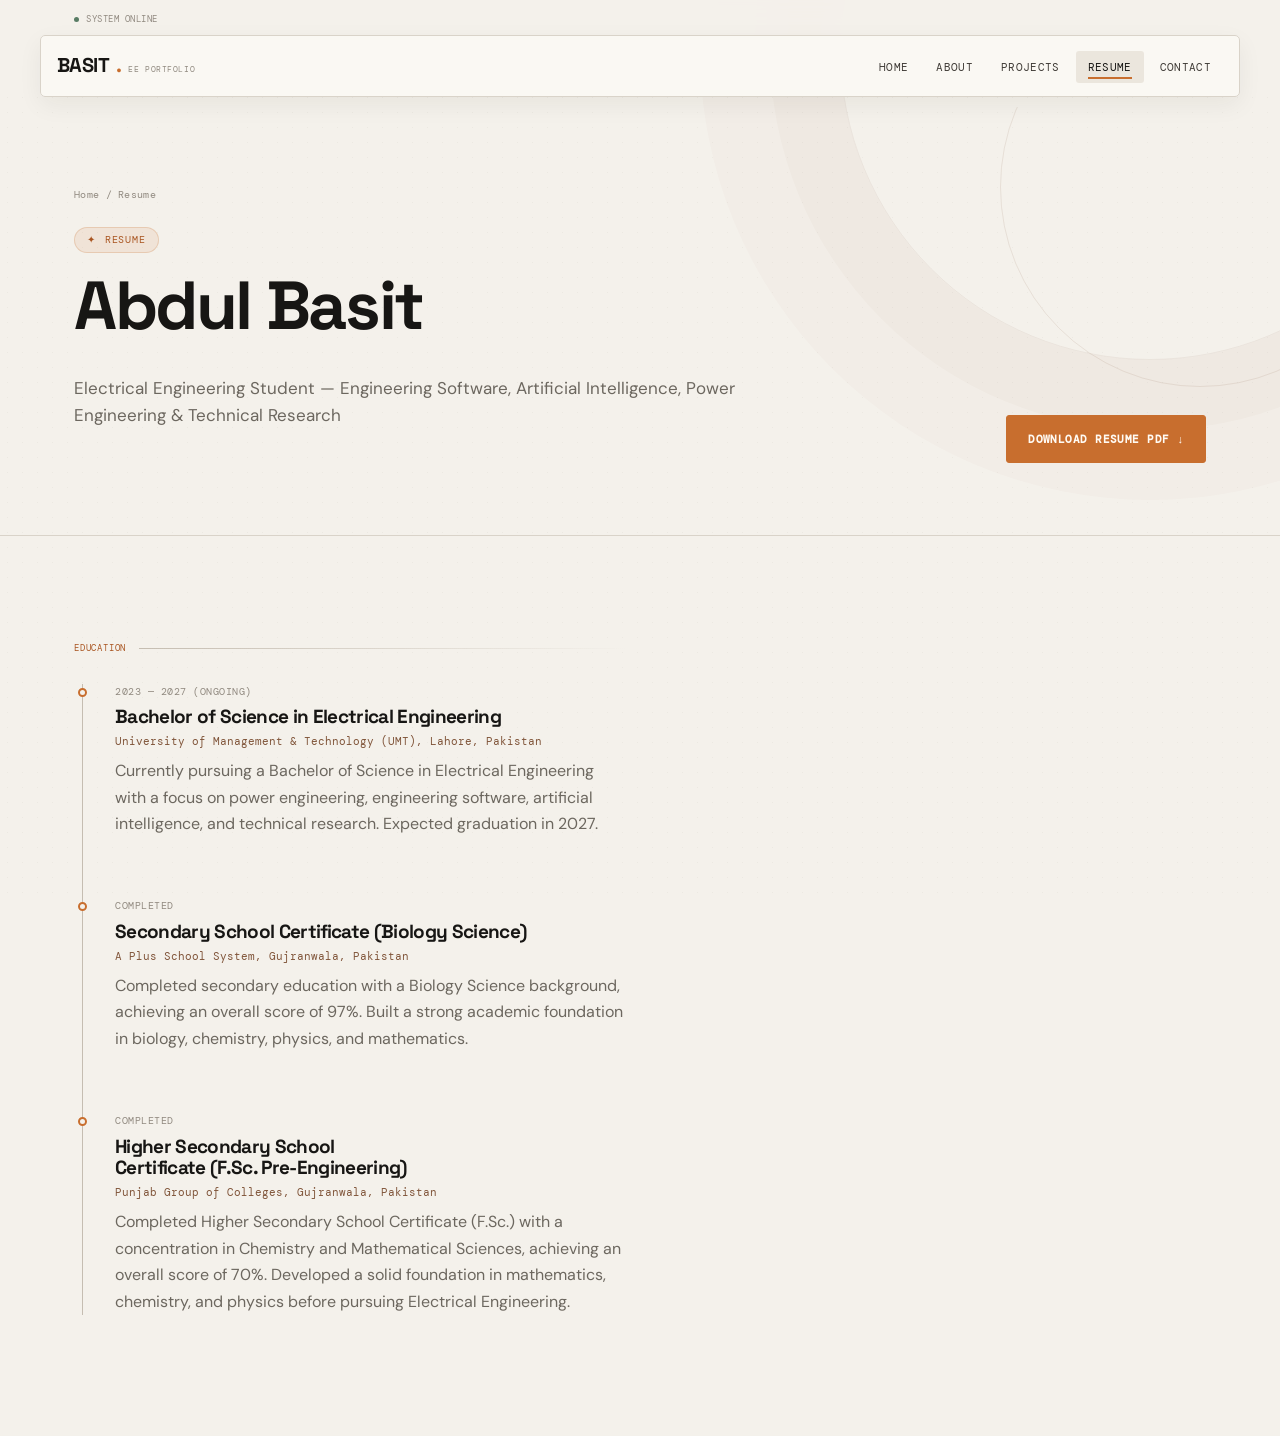
<file: resume.html>
<!DOCTYPE html>
<html lang="en">
<head>
<meta charset="UTF-8">
<meta name="viewport" content="width=device-width, initial-scale=1.0">
<title>Resume | Abdul Basit</title>
<meta name="description" content="Resume of Abdul Basit, an Electrical Engineering student specializing in engineering software, artificial intelligence, power engineering, and technical research.">
<link rel="icon" href="data:image/svg+xml,<svg xmlns=%22http://www.w3.org/2000/svg%22 viewBox=%220 0 100 100%22><rect width=%22100%22 height=%22100%22 fill=%22%230a0e12%22/><path d=%22M20 70 L45 30 L45 55 L80 55 L55 20 L55 45 L20 45 Z%22 fill=%22%234c97e8%22/></svg>">
<link rel="stylesheet" href="css/style.css">
</head>
<body>

<div class="topbar">
  <div class="status-strip">
    <div class="container">
      <span><span class="status-dot"></span> SYSTEM ONLINE</span>
    </div>
  </div>
  <nav class="nav container">
    <a href="index.html" class="nav-brand">BASIT<span class="dot">.</span><small>EE PORTFOLIO</small></a>
    <ul class="nav-links">
      <li><a href="index.html">Home</a></li>
      <li><a href="about.html">About</a></li>
      <li><a href="projects.html">Projects</a></li>
      <li><a href="resume.html">Resume</a></li>
      <li><a href="contact.html">Contact</a></li>
    </ul>
    <button class="nav-toggle" aria-label="Toggle menu" aria-expanded="false">MENU</button>
  </nav>
</div>

<header class="page-hero">
  <div class="container">
    <div class="breadcrumb no-print"><a href="index.html">Home</a> / Resume</div>
    <div style="display:flex;justify-content:space-between;align-items:flex-end;flex-wrap:wrap;gap:20px;">
      <div>
        <div class="eyebrow">Resume</div>
        <h1>Abdul Basit</h1>
        <p class="hero-lead">Electrical Engineering Student — Engineering Software, Artificial Intelligence, Power Engineering &amp; Technical Research</p>
      </div>
      <a href="documents/BASIT_s_RESUME.pdf" class="btn btn-primary no-print" download target="_blank" rel="noopener noreferrer">
        Download Resume PDF ↓
      </a>
    </div>
  </div>
</header>

<section>
  <div class="container grid-2" style="align-items:start;">
    <div>
      <div class="divider-label">Education</div>
      <div class="timeline">
        <div class="tl-item">
          <span class="tl-date">2023 — 2027 (Ongoing)</span>
          <h4>Bachelor of Science in Electrical Engineering</h4>
          <span class="tl-org">University of Management &amp; Technology (UMT), Lahore, Pakistan</span>
          <p>Currently pursuing a Bachelor of Science in Electrical Engineering with a focus on power engineering, engineering software, artificial intelligence, and technical research. Expected graduation in 2027.</p>
        </div>
        <div class="tl-item">
          <span class="tl-date">Completed</span>
          <h4>Secondary School Certificate (Biology Science)</h4>
          <span class="tl-org">A Plus School System, Gujranwala, Pakistan</span>
          <p>Completed secondary education with a Biology Science background, achieving an overall score of 97%. Built a strong academic foundation in biology, chemistry, physics, and mathematics.</p>
        </div>
        <div class="tl-item">
          <span class="tl-date">Completed</span>
          <h4>Higher Secondary School Certificate (F.Sc. Pre-Engineering)</h4>
          <span class="tl-org">Punjab Group of Colleges, Gujranwala, Pakistan</span>
          <p>Completed Higher Secondary School Certificate (F.Sc.) with a concentration in Chemistry and Mathematical Sciences, achieving an overall score of 70%. Developed a solid foundation in mathematics, chemistry, and physics before pursuing Electrical Engineering.</p>
        </div>
      </div>
    </div>

    <div>
    </div>
  </div>
</section>

<script src="js/main.js"></script>
</body>
</html>
</file>
<file: css/style.css>
/* =====================================================================
   ABDUL BASIT — ENGINEERING PORTFOLIO
   Visual Direction:
   Warm Editorial Engineering
   Off-white / Black / Brown / Burnt Orange
   ===================================================================== */

@import url('https://fonts.googleapis.com/css2?family=DM+Sans:wght@400;500;600;700&family=DM+Mono:wght@400;500&family=Space+Grotesk:wght@500;600;700&display=swap');


/* =====================================================================
   DESIGN TOKENS
   ===================================================================== */

:root {
  --bg: #f4f1eb;
  --bg-soft: #eeeae2;
  --bg-white: #faf8f4;

  --surface: #fbfaf7;
  --surface-alt: #ebe6dd;

  --text: #171614;
  --text-soft: #3f3b36;
  --text-muted: #6c675f;
  --text-faint: #918a80;

  --brown: #80553a;
  --brown-dark: #63402d;
  --brown-light: #8f6247;

  --orange: #c86e2e;
  --orange-dark: #a95521;
  --orange-soft: rgba(200, 110, 46, 0.10);

  --border: #d9d3c9;
  --border-dark: #c5bdb1;

  --green: #587c64;
  --amber: #9b713f;

  --shadow: 0 18px 45px rgba(40, 32, 24, 0.09);
  --shadow-soft: 0 8px 25px rgba(40, 32, 24, 0.06);

  --font-display: 'Space Grotesk', sans-serif;
  --font-body: 'DM Sans', sans-serif;
  --font-mono: 'DM Mono', monospace;

  --radius: 4px;
  --container: 1200px;
}


/* =====================================================================
   RESET
   ===================================================================== */

*,
*::before,
*::after {
  box-sizing: border-box;
}

html {
  scroll-behavior: smooth;
}

body {
  margin: 0;
  min-height: 100vh;

  color: var(--text);

  font-family: var(--font-body);
  font-size: 16px;
  line-height: 1.65;

  background: var(--bg);

  -webkit-font-smoothing: antialiased;
  text-rendering: optimizeLegibility;

  overflow-x: hidden;
}

@media (prefers-reduced-motion: reduce) {
  html {
    scroll-behavior: auto;
  }

  *,
  *::before,
  *::after {
    animation-duration: 0.01ms !important;
    animation-iteration-count: 1 !important;
    transition-duration: 0.01ms !important;
  }
}


/* =====================================================================
   SUBTLE TECHNICAL BACKGROUND
   ===================================================================== */

body::before {
  content: "";

  position: fixed;
  inset: 0;

  z-index: -2;

  background-image:
    radial-gradient(
      rgba(80, 70, 58, 0.13) 0.7px,
      transparent 0.7px
    );

  background-size: 15px 15px;

  opacity: 0.32;

  pointer-events: none;
}

body::after {
  content: "";

  position: fixed;
  width: 620px;
  height: 620px;

  top: -260px;
  right: -180px;

  z-index: -1;

  border: 1px solid rgba(128, 85, 58, 0.08);

  border-radius: 50%;

  box-shadow:
    0 0 0 70px rgba(128, 85, 58, 0.025),
    0 0 0 140px rgba(128, 85, 58, 0.018);

  pointer-events: none;
}


/* =====================================================================
   TYPOGRAPHY
   ===================================================================== */

h1,
h2,
h3,
h4 {
  font-family: var(--font-display);

  color: var(--text);

  font-weight: 700;

  letter-spacing: -0.035em;

  margin: 0 0 0.55em;

  text-wrap: balance;
}

h1 {
  line-height: 0.91;
}

h2 {
  line-height: 1;
}

h3,
h4 {
  line-height: 1.15;
}

p {
  margin: 0 0 1em;

  color: var(--text-muted);
}

a {
  color: var(--brown);

  text-decoration: none;

  transition:
    color 0.2s ease,
    opacity 0.2s ease;
}

a:hover {
  color: var(--orange-dark);
}

img {
  max-width: 100%;

  display: block;
}

ul {
  margin: 0;
  padding: 0;
}

strong,
b {
  color: var(--text);

  font-weight: 600;
}

:focus-visible {
  outline: 2px solid var(--orange);

  outline-offset: 4px;
}


/* =====================================================================
   LAYOUT
   ===================================================================== */

.container {
  width: 100%;

  max-width: var(--container);

  margin: 0 auto;

  padding: 0 34px;
}


/* =====================================================================
   TECHNICAL LABELS
   ===================================================================== */

.eyebrow {
  display: inline-flex;

  align-items: center;

  gap: 9px;

  margin-bottom: 22px;

  padding: 7px 12px;

  border: 1px solid rgba(200, 110, 46, 0.22);

  border-radius: 999px;

  background: var(--orange-soft);

  color: var(--orange-dark);

  font-family: var(--font-mono);

  font-size: 10px;

  line-height: 1;

  letter-spacing: 0.08em;

  text-transform: uppercase;
}

.eyebrow::before {
  content: "✦";

  font-size: 10px;
}


/* =====================================================================
   TOP BAR
   ===================================================================== */

.topbar {
  position: sticky;

  top: 0;

  z-index: 100;

  padding-top: 10px;

  background: rgba(244, 241, 235, 0.90);

  backdrop-filter: blur(14px);

  -webkit-backdrop-filter: blur(14px);
}

.status-strip {
  font-family: var(--font-mono);

  font-size: 9px;

  color: var(--text-faint);

  letter-spacing: 0.06em;
}

.status-strip .container {
  display: flex;

  gap: 24px;

  padding-top: 2px;

  padding-bottom: 8px;

  overflow-x: auto;

  white-space: nowrap;
}

.status-strip span {
  display: inline-flex;

  align-items: center;

  gap: 7px;
}

.status-dot {
  width: 5px;
  height: 5px;

  border-radius: 50%;

  background: var(--green);
}


/* =====================================================================
   NAVIGATION
   ===================================================================== */

.nav {
  display: flex;

  align-items: center;

  justify-content: space-between;

  min-height: 62px;

  padding: 10px 16px;

  margin-bottom: 10px;

  background: rgba(250, 248, 244, 0.94);

  border: 1px solid var(--border);

  border-radius: 5px;

  box-shadow: var(--shadow-soft);
}

.nav-brand {
  display: flex;

  align-items: baseline;

  gap: 7px;

  color: var(--text);

  font-family: var(--font-display);

  font-size: 20px;

  font-weight: 700;

  letter-spacing: -0.03em;
}

.nav-brand .dot {
  color: var(--orange);
}

.nav-brand small {
  color: var(--text-faint);

  font-family: var(--font-mono);

  font-size: 8px;

  font-weight: 400;

  letter-spacing: 0.07em;

  text-transform: uppercase;
}

.nav-links {
  display: flex;

  align-items: center;

  gap: 4px;

  list-style: none;
}

.nav-links a {
  position: relative;

  padding: 9px 12px;

  border-radius: 3px;

  color: var(--text-soft);

  font-family: var(--font-mono);

  font-size: 11px;

  letter-spacing: 0.03em;

  text-transform: uppercase;
}

.nav-links a:hover,
.nav-links a.active {
  color: var(--text);

  background: var(--surface-alt);
}

.nav-links a::after {
  content: "";

  position: absolute;

  left: 12px;
  right: 12px;

  bottom: 4px;

  height: 2px;

  background: var(--orange);

  transform: scaleX(0);

  transform-origin: left;

  transition: transform 0.2s ease;
}

.nav-links a:hover::after,
.nav-links a.active::after {
  transform: scaleX(1);
}

.nav-toggle {
  display: none;

  width: 42px;
  height: 38px;

  border: 1px solid var(--border);

  border-radius: 4px;

  background: var(--surface);

  color: var(--text);

  cursor: pointer;

  font-family: var(--font-mono);

  font-size: 10px;
}


/* =====================================================================
   BUTTONS
   ===================================================================== */

.btn {
  display: inline-flex;

  align-items: center;

  justify-content: center;

  gap: 10px;

  min-height: 48px;

  padding: 12px 21px;

  border: 1px solid var(--text);

  border-radius: 3px;

  background: transparent;

  color: var(--text);

  font-family: var(--font-mono);

  font-size: 11px;

  font-weight: 500;

  letter-spacing: 0.04em;

  text-transform: uppercase;

  cursor: pointer;

  transition:
    background 0.2s ease,
    color 0.2s ease,
    border-color 0.2s ease,
    transform 0.2s ease;
}

.btn:hover {
  background: var(--text);

  border-color: var(--text);

  color: var(--bg);

  transform: translateY(-2px);
}

.btn-primary {
  background: var(--orange);

  border-color: var(--orange);

  color: #fffaf3;

  font-weight: 600;
}

.btn-primary:hover {
  background: var(--orange-dark);

  border-color: var(--orange-dark);

  color: #fff;
}

.btn-copper {
  background: var(--brown);

  border-color: var(--brown);

  color: #fffaf3;
}

.btn-copper:hover {
  background: var(--brown-dark);

  border-color: var(--brown-dark);

  color: #fff;
}

.btn-row {
  display: flex;

  flex-wrap: wrap;

  gap: 12px;
}


/* =====================================================================
   SECTIONS
   ===================================================================== */

section {
  position: relative;

  padding: 105px 0;

  border-bottom: 1px solid var(--border);
}

section:last-of-type {
  border-bottom: none;
}

.section-head {
  max-width: 720px;

  margin-bottom: 52px;
}

.section-head h2,
.section-heading h2 {
  font-size: clamp(32px, 4vw, 50px);
}

.section-head p,
.section-heading p {
  max-width: 650px;

  font-size: 16px;
}

.grid-2 {
  display: grid;

  grid-template-columns: 1fr 1fr;

  gap: 28px;
}

.grid-3 {
  display: grid;

  grid-template-columns: repeat(3, 1fr);

  gap: 20px;
}

.grid-4 {
  display: grid;

  grid-template-columns: repeat(4, 1fr);

  gap: 18px;
}


/* =====================================================================
   HERO
   ===================================================================== */

.hero {
  position: relative;

  padding: 105px 0 100px;

  overflow: hidden;
}

.hero .container {
  position: relative;

  z-index: 2;
}

.hero::before {
  content: "";

  position: absolute;

  width: 520px;
  height: 520px;

  right: -130px;
  top: 60px;

  border: 1px solid rgba(128, 85, 58, 0.13);

  border-radius: 50%;
}

.hero::after {
  content: "";

  position: absolute;

  width: 330px;
  height: 330px;

  right: -25px;
  top: 155px;

  border: 1px solid rgba(200, 110, 46, 0.10);

  border-radius: 50%;
}

.hero-grid {
  display: grid;

  grid-template-columns:
    minmax(0, 1.02fr)
    minmax(430px, 0.98fr);

  gap: 76px;

  align-items: center;
}

.hero h1 {
  max-width: 760px;

  margin-bottom: 28px;

  font-size: clamp(50px, 6.7vw, 86px);

  text-transform: uppercase;
}

.hero h1 em {
  display: inline-block;

  color: var(--orange);

  font-style: normal;

  text-decoration: underline;

  text-decoration-thickness: 2px;

  text-underline-offset: 9px;
}

.hero-lead {
  max-width: 610px;

  margin-bottom: 34px;

  color: var(--text-muted);

  font-size: 17px;

  line-height: 1.6;
}


/* =====================================================================
   HERO IMAGE
   ===================================================================== */

.hero-scope {
  position: relative;

  min-height: 475px;

  padding: 0 !important;

  overflow: visible !important;

  background: transparent !important;

  border: none !important;

  box-shadow: none !important;
}

.hero-scope::before {
  content: "";

  position: absolute;

  inset: 20px -15px -15px 20px;

  z-index: -1;

  border: 1px solid var(--border-dark);

  background: var(--surface-alt);
}

.hero-scope img {
  width: 100%;

  height: 460px;

  object-fit: cover;

  border: 1px solid var(--border-dark);

  border-radius: 2px !important;

  box-shadow: var(--shadow);

  filter: saturate(0.72) contrast(1.02);

  transition:
    filter 0.35s ease,
    transform 0.35s ease;
}

.hero-scope:hover img {
  filter: saturate(0.88) contrast(1.03);

  transform: translate(-3px, -3px);
}

.hero-scope canvas {
  width: 100%;

  height: 180px;
}

.hero-scope-meta {
  position: absolute;

  right: -20px;

  bottom: 22px;

  z-index: 3;

  display: flex;

  flex-direction: column;

  gap: 8px;

  min-width: 150px;

  padding: 17px 19px;

  background: rgba(250, 248, 244, 0.96);

  border: 1px solid var(--border);

  box-shadow: var(--shadow-soft);

  font-family: var(--font-mono);

  font-size: 9px;

  color: var(--text-muted);

  letter-spacing: 0.04em;
}

.hero-scope-meta b {
  color: var(--orange-dark);

  font-weight: 500;
}


/* =====================================================================
   STATS
   ===================================================================== */

.stat-strip {
  display: grid;

  grid-template-columns: repeat(4, 1fr);

  border-top: 1px solid var(--border);

  border-bottom: 1px solid var(--border);
}

.stat {
  position: relative;

  padding: 28px 30px;

  background: transparent;

  border-right: 1px solid var(--border);

  transition:
    background 0.2s ease,
    transform 0.2s ease;
}

.stat:last-child {
  border-right: none;
}

.stat:hover {
  background: var(--surface);

  transform: translateY(-2px);
}

.stat b {
  display: block;

  margin-bottom: 5px;

  color: var(--text);

  font-family: var(--font-display);

  font-size: 38px;

  line-height: 1;

  letter-spacing: -0.04em;
}

.stat span {
  color: var(--text-faint);

  font-family: var(--font-mono);

  font-size: 9px;

  letter-spacing: 0.06em;

  text-transform: uppercase;
}


/* =====================================================================
   PANELS
   ===================================================================== */

.frame {
  position: relative;

  overflow: hidden;

  background: var(--surface);

  border: 1px solid var(--border);

  border-radius: var(--radius);

  box-shadow: var(--shadow-soft);
}

.frame::before {
  content: "";

  position: absolute;

  inset: 0;

  pointer-events: none;

  background:
    linear-gradient(
      135deg,
      rgba(255, 255, 255, 0.55),
      transparent 38%
    );
}

.frame > * {
  position: relative;

  z-index: 1;
}


/* =====================================================================
   GENERAL CARDS
   ===================================================================== */

.card {
  display: flex;

  flex-direction: column;

  gap: 13px;

  height: 100%;

  padding: 29px;

  background: var(--surface);

  border: 1px solid var(--border);

  border-radius: 3px;

  transition:
    transform 0.22s ease,
    border-color 0.22s ease,
    box-shadow 0.22s ease;
}

.card:hover {
  border-color: var(--border-dark);

  box-shadow: var(--shadow);

  transform: translateY(-4px);
}

.card-icon {
  display: flex;

  align-items: center;

  justify-content: center;

  width: 43px;
  height: 43px;

  border: 1px solid rgba(200, 110, 46, 0.28);

  border-radius: 3px;

  background: var(--orange-soft);

  color: var(--orange);

  flex-shrink: 0;
}

.card h3 {
  margin-bottom: 2px;

  font-size: 21px;
}

.card p {
  flex-grow: 1;

  margin-bottom: 0;

  font-size: 14px;
}


/* =====================================================================
   TAGS
   ===================================================================== */

.card-tags {
  display: flex;

  flex-wrap: wrap;

  gap: 6px;

  margin-top: 10px;
}

.tag {
  padding: 5px 9px;

  border: 1px solid var(--border);

  border-radius: 2px;

  background: var(--bg);

  color: var(--text-muted);

  font-family: var(--font-mono);

  font-size: 9px;

  letter-spacing: 0.02em;
}


/* =====================================================================
   CARD LINKS
   ===================================================================== */

.card-link {
  display: inline-flex;

  align-items: center;

  gap: 7px;

  margin-top: 10px;

  color: var(--orange-dark);

  font-family: var(--font-mono);

  font-size: 10px;

  font-weight: 500;

  letter-spacing: 0.04em;

  text-transform: uppercase;
}

.card-link:hover {
  color: var(--brown-dark);
}


/* =====================================================================
   PROJECT CARDS
   ===================================================================== */

.project-card {
  padding: 0;

  overflow: hidden;

  background: var(--surface);

  border: 1px solid var(--border);

  border-radius: 3px;

  transition:
    transform 0.22s ease,
    border-color 0.22s ease,
    box-shadow 0.22s ease;
}

.project-card:hover {
  border-color: var(--border-dark);

  box-shadow: var(--shadow);

  transform: translateY(-4px);
}

.project-card .pc-head {
  display: flex;

  align-items: flex-start;

  justify-content: space-between;

  gap: 20px;

  padding: 23px 25px;

  border-bottom: 1px solid var(--border);

  background: var(--bg-soft);
}

.project-card .pc-domain {
  display: block;

  margin-bottom: 8px;

  color: var(--orange-dark);

  font-family: var(--font-mono);

  font-size: 9px;

  letter-spacing: 0.08em;

  text-transform: uppercase;
}

.project-card .pc-status {
  padding: 5px 9px;

  border: 1px solid rgba(88, 124, 100, 0.30);

  border-radius: 2px;

  background: rgba(88, 124, 100, 0.07);

  color: var(--green);

  font-family: var(--font-mono);

  font-size: 9px;

  letter-spacing: 0.05em;

  white-space: nowrap;

  text-transform: uppercase;
}

.project-card .pc-status.dev {
  border-color: rgba(155, 113, 63, 0.30);

  background: rgba(155, 113, 63, 0.07);

  color: var(--amber);
}

.project-card .pc-body {
  padding: 25px 25px 28px;
}

.project-card .pc-body p {
  font-size: 14px;
}


/* =====================================================================
   PROJECT FILTERS
   ===================================================================== */

.filter-bar {
  display: flex;

  flex-wrap: wrap;

  gap: 7px;

  margin-bottom: 38px;
}

.filter-bar button {
  padding: 9px 14px;

  border: 1px solid var(--border);

  border-radius: 2px;

  background: transparent;

  color: var(--text-muted);

  font-family: var(--font-mono);

  font-size: 10px;

  letter-spacing: 0.03em;

  cursor: pointer;

  transition:
    background 0.2s ease,
    border-color 0.2s ease,
    color 0.2s ease;
}

.filter-bar button:hover {
  border-color: var(--border-dark);

  color: var(--text);
}

.filter-bar button.active {
  border-color: var(--brown);

  background: var(--brown);

  color: #fff;
}


/* =====================================================================
   TIMELINE
   ===================================================================== */

.timeline {
  position: relative;

  margin-left: 8px;

  border-left: 1px solid var(--border-dark);
}

.tl-item {
  position: relative;

  padding: 0 0 45px 32px;
}

.tl-item:last-child {
  padding-bottom: 0;
}

.tl-item::before {
  content: "";

  position: absolute;

  left: -5px;

  top: 4px;

  width: 9px;
  height: 9px;

  border: 2px solid var(--orange);

  border-radius: 50%;

  background: var(--bg);
}

.tl-date {
  display: block;

  margin-bottom: 6px;

  color: var(--text-faint);

  font-family: var(--font-mono);

  font-size: 10px;

  letter-spacing: 0.05em;

  text-transform: uppercase;
}

.tl-item h4 {
  margin-bottom: 4px;

  font-size: 19px;
}

.tl-item .tl-org {
  display: block;

  margin-bottom: 8px;

  color: var(--brown);

  font-family: var(--font-mono);

  font-size: 11px;
}


/* =====================================================================
   SKILLS
   ===================================================================== */

.skill-row {
  margin-bottom: 19px;
}

.skill-row .sr-top {
  display: flex;

  justify-content: space-between;

  margin-bottom: 7px;

  font-size: 14px;
}

.skill-row .sr-top span:first-child {
  color: var(--text);

  font-weight: 500;
}

.skill-row .sr-top span:last-child {
  color: var(--text-faint);

  font-family: var(--font-mono);

  font-size: 10px;
}

.skill-bar {
  height: 4px;

  overflow: hidden;

  border-radius: 0;

  background: #ded8ce;
}

.skill-bar i {
  display: block;

  height: 100%;

  border-radius: 0;

  background: var(--brown);
}


/* =====================================================================
   FORMS
   ===================================================================== */

.form-field {
  margin-bottom: 20px;
}

.form-field label {
  display: block;

  margin-bottom: 8px;

  color: var(--text-soft);

  font-family: var(--font-mono);

  font-size: 10px;

  letter-spacing: 0.05em;

  text-transform: uppercase;
}

.form-field input,
.form-field textarea,
.form-field select {
  width: 100%;

  padding: 14px 15px;

  border: 1px solid var(--border-dark);

  border-radius: 2px;

  background: var(--surface);

  color: var(--text);

  font-family: var(--font-body);

  font-size: 15px;

  transition:
    border-color 0.2s ease,
    box-shadow 0.2s ease;
}

.form-field input:focus,
.form-field textarea:focus,
.form-field select:focus {
  outline: none;

  border-color: var(--orange);

  box-shadow: 0 0 0 3px var(--orange-soft);
}

.form-field textarea {
  min-height: 140px;

  resize: vertical;
}

.form-note {
  margin-top: 15px;

  color: var(--text-faint);

  font-family: var(--font-mono);

  font-size: 10px;
}


/* =====================================================================
   SMALL COMPONENTS
   ===================================================================== */

.pill-row {
  display: flex;

  flex-wrap: wrap;

  gap: 7px;
}

.pill {
  padding: 7px 11px;

  border: 1px solid var(--border);

  border-radius: 2px;

  background: var(--surface);

  color: var(--text-muted);

  font-family: var(--font-mono);

  font-size: 10px;
}

.divider-label {
  display: flex;

  align-items: center;

  gap: 13px;

  margin-bottom: 28px;

  color: var(--orange-dark);

  font-family: var(--font-mono);

  font-size: 9px;

  letter-spacing: 0.09em;

  text-transform: uppercase;
}

.divider-label::after {
  content: "";

  flex: 1;

  height: 1px;

  background:
    linear-gradient(
      90deg,
      var(--border-dark),
      transparent
    );
}


/* =====================================================================
   PAGE HERO
   ===================================================================== */

.page-hero {
  position: relative;

  padding: 80px 0 72px;

  overflow: hidden;

  border-bottom: 1px solid var(--border);
}

.page-hero::before {
  content: "";

  position: absolute;

  width: 400px;
  height: 400px;

  right: -120px;
  top: -120px;

  border: 1px solid rgba(128, 85, 58, 0.11);

  border-radius: 50%;
}

.page-hero .container {
  position: relative;

  z-index: 1;
}

.page-hero h1 {
  max-width: 900px;

  font-size: clamp(42px, 6vw, 68px);
}

.page-hero .hero-lead {
  max-width: 720px;
}

.breadcrumb {
  margin-bottom: 22px;

  color: var(--text-faint);

  font-family: var(--font-mono);

  font-size: 10px;

  letter-spacing: 0.03em;
}

.breadcrumb a {
  color: var(--text-faint);
}

.breadcrumb a:hover {
  color: var(--orange-dark);
}


/* =====================================================================
   CALLOUT
   ===================================================================== */

.callout {
  display: flex;

  align-items: center;

  justify-content: space-between;

  gap: 28px;

  padding: 38px;

  background: var(--text);

  border: 1px solid var(--text);

  border-radius: 3px;

  transition:
    transform 0.22s ease,
    box-shadow 0.22s ease;
}

.callout:hover {
  box-shadow: var(--shadow);

  transform: translateY(-3px);
}

.callout h3 {
  margin-bottom: 7px;

  color: var(--brown-dark);

  font-size: 25px;
}

.callout p {
  max-width: 760px;

  margin-bottom: 0;

  color: #aaa39a;
}


/* =====================================================================
   FOOTER
   ===================================================================== */

footer {
  padding: 70px 0 34px;

  background: var(--bg-soft);

  border-top: 1px solid var(--border);
}

.footer-grid {
  display: grid;

  grid-template-columns:
    1.4fr
    0.8fr
    0.8fr
    1fr;

  gap: 38px;

  padding-bottom: 38px;

  border-bottom: 1px solid var(--border);

  margin-bottom: 24px;
}

.footer-grid h5 {
  margin: 0 0 16px;

  color: var(--text-soft);

  font-family: var(--font-mono);

  font-size: 10px;

  letter-spacing: 0.08em;

  text-transform: uppercase;
}

.footer-grid ul {
  display: flex;

  flex-direction: column;

  gap: 9px;

  list-style: none;
}

.footer-grid a {
  color: var(--text-muted);

  font-size: 14px;
}

.footer-grid a:hover {
  color: var(--orange-dark);
}

.footer-bottom {
  display: flex;

  align-items: center;

  justify-content: space-between;

  gap: 12px;

  flex-wrap: wrap;

  color: var(--text-faint);

  font-family: var(--font-mono);

  font-size: 9px;
}


/* =====================================================================
   ANIMATION
   ===================================================================== */

@keyframes revealUp {
  from {
    opacity: 0;

    transform: translateY(14px);
  }

  to {
    opacity: 1;

    transform: translateY(0);
  }
}

.hero-grid > *,
.page-hero .container > *,
.stat,
.card,
.project-card,
.timeline,
.callout {
  animation: revealUp 0.55s ease both;
}

.grid-3 > *:nth-child(2),
.grid-4 > *:nth-child(2) {
  animation-delay: 0.05s;
}

.grid-3 > *:nth-child(3),
.grid-4 > *:nth-child(3) {
  animation-delay: 0.10s;
}

.grid-4 > *:nth-child(4) {
  animation-delay: 0.15s;
}


/* =====================================================================
   TABLET
   ===================================================================== */

@media (max-width: 980px) {

  .hero-grid {
    grid-template-columns: 1fr;

    gap: 60px;
  }

  .hero-scope {
    max-width: 680px;

    margin-left: auto;
    margin-right: auto;

    width: 100%;
  }

  .grid-3,
  .grid-4 {
    grid-template-columns: repeat(2, 1fr);
  }

  .stat-strip {
    grid-template-columns: repeat(2, 1fr);
  }

  .stat:nth-child(2) {
    border-right: none;
  }

  .stat:nth-child(-n + 2) {
    border-bottom: 1px solid var(--border);
  }

  .footer-grid {
    grid-template-columns: 1fr 1fr;
  }
}


/* =====================================================================
   MOBILE
   ===================================================================== */

@media (max-width: 760px) {

  .container {
    padding: 0 20px;
  }

  .topbar {
    padding-top: 6px;
  }

  .nav {
    min-height: 56px;

    padding: 8px 11px;
  }

  .nav-brand small {
    display: none;
  }

  .nav-toggle {
    display: block;
  }

  .nav-links {
    position: fixed;

    top: 76px;

    left: 14px;
    right: 14px;

    display: none;

    flex-direction: column;

    align-items: stretch;

    gap: 3px;

    padding: 9px;

    background: rgba(250, 248, 244, 0.98);

    border: 1px solid var(--border);

    border-radius: 4px;

    box-shadow: var(--shadow);

    backdrop-filter: blur(12px);
  }

  .nav-links.open {
    display: flex;
  }

  .nav-links a {
    padding: 12px 14px;
  }

  section {
    padding: 70px 0;
  }

  .hero {
    padding: 70px 0 78px;
  }

  .hero-grid {
    gap: 48px;
  }

  .hero h1 {
    font-size: clamp(43px, 13vw, 62px);
  }

  .hero-lead {
    font-size: 16px;
  }

  .hero-scope {
    min-height: 330px;
  }

  .hero-scope img {
    height: 320px;
  }

  .hero-scope::before {
    inset: 12px -10px -10px 12px;
  }

  .hero-scope-meta {
    right: -7px;

    bottom: 15px;
  }

  .grid-2,
  .grid-3,
  .grid-4 {
    grid-template-columns: 1fr;
  }

  .stat-strip {
    grid-template-columns: 1fr;
  }

  .stat {
    border-right: none;

    border-bottom: 1px solid var(--border);
  }

  .stat:last-child {
    border-bottom: none;
  }

  .footer-grid {
    grid-template-columns: 1fr;

    gap: 28px;
  }

  .footer-bottom {
    flex-direction: column;

    align-items: flex-start;
  }

  .callout {
    align-items: flex-start;

    flex-direction: column;

    padding: 30px;
  }

  .project-card .pc-head {
    flex-direction: column;
  }
}


/* =====================================================================
   SMALL PHONES
   ===================================================================== */

@media (max-width: 420px) {

  .btn-row {
    width: 100%;
  }

  .btn {
    width: 100%;
  }

  .filter-bar button {
    flex: 1 1 auto;
  }

  .hero h1 {
    font-size: 42px;
  }
}


/* =====================================================================
   PRINT
   ===================================================================== */

@media print {

  .topbar,
  .status-strip,
  footer,
  .no-print {
    display: none !important;
  }

  body {
    background: #fff;

    color: #111;
  }

  body::before,
  body::after {
    display: none;
  }

  section {
    padding: 18px 0;

    border-bottom: none;
  }

  p,
  .tl-date,
  .tl-org {
    color: #333;
  }

  .frame,
  .card,
  .project-card {
    background: #fff;

    border: 1px solid #ddd;

    box-shadow: none;
  }
}
</file>
